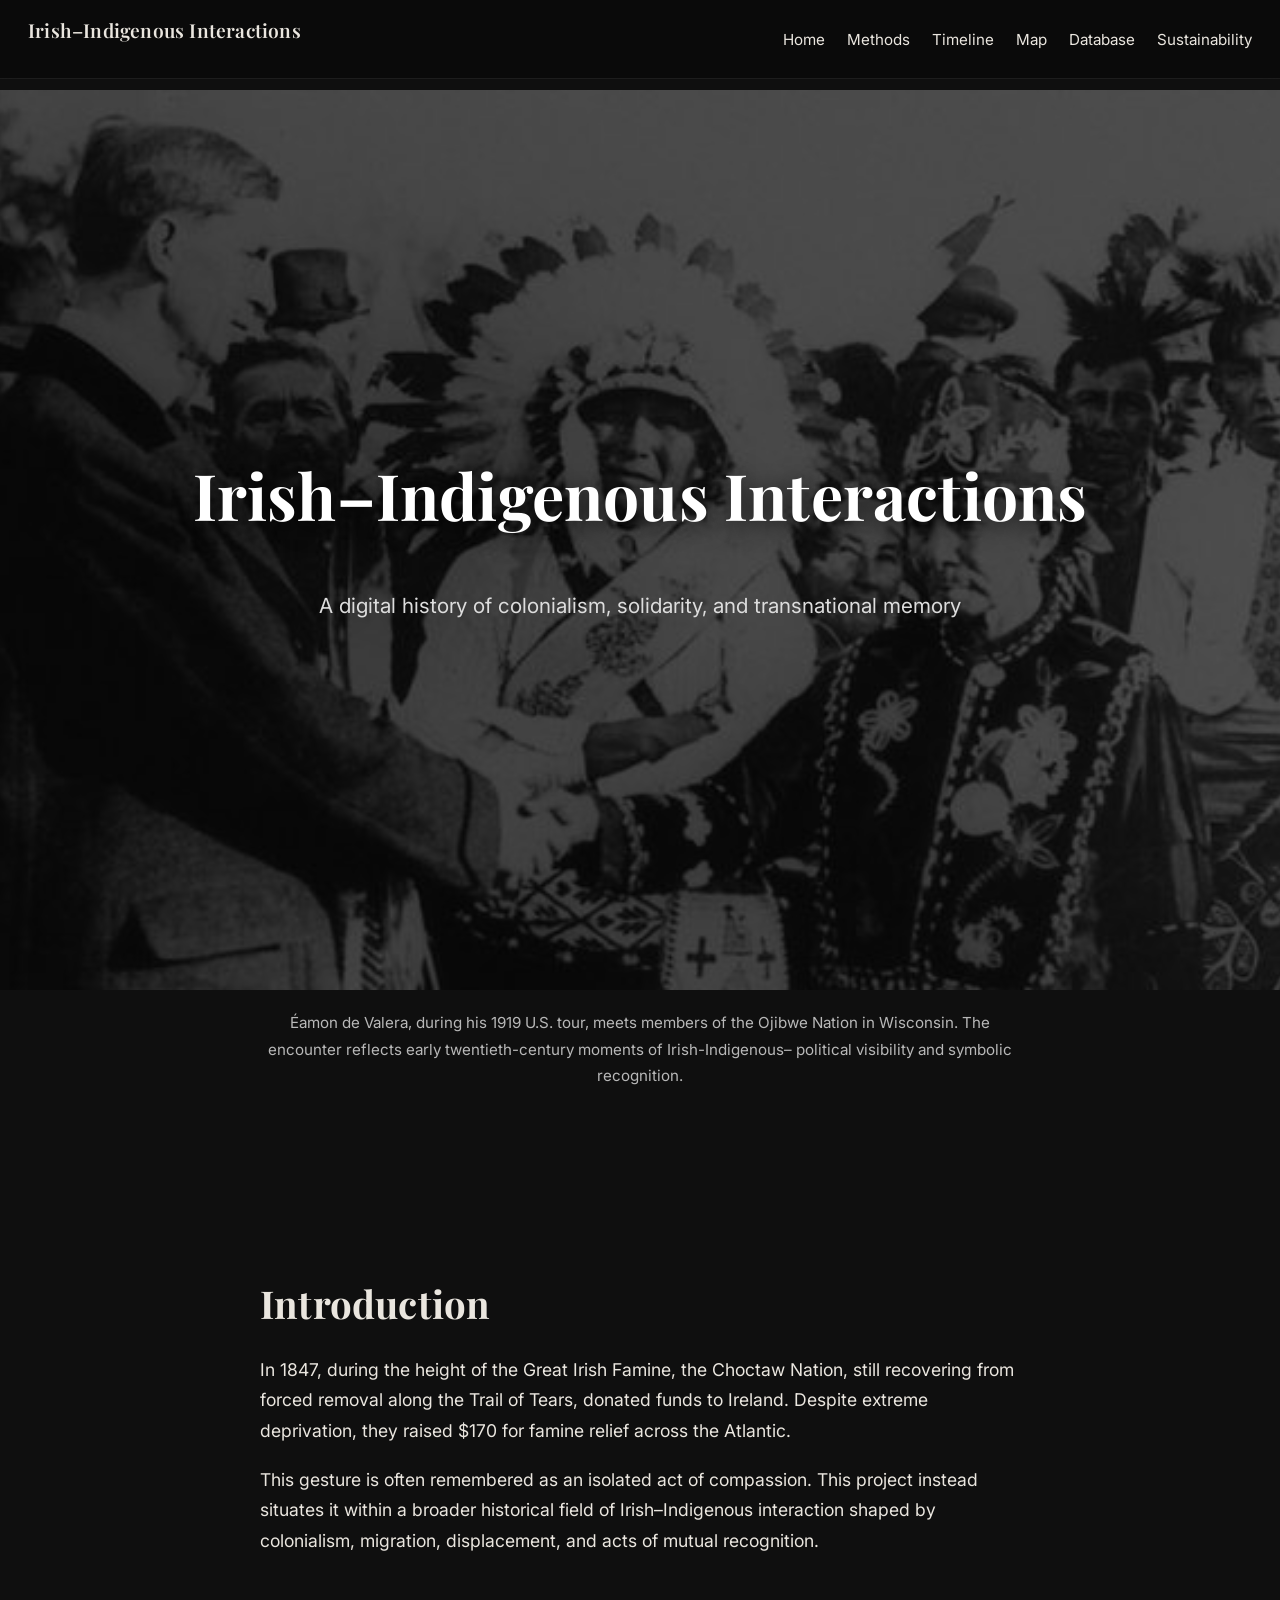
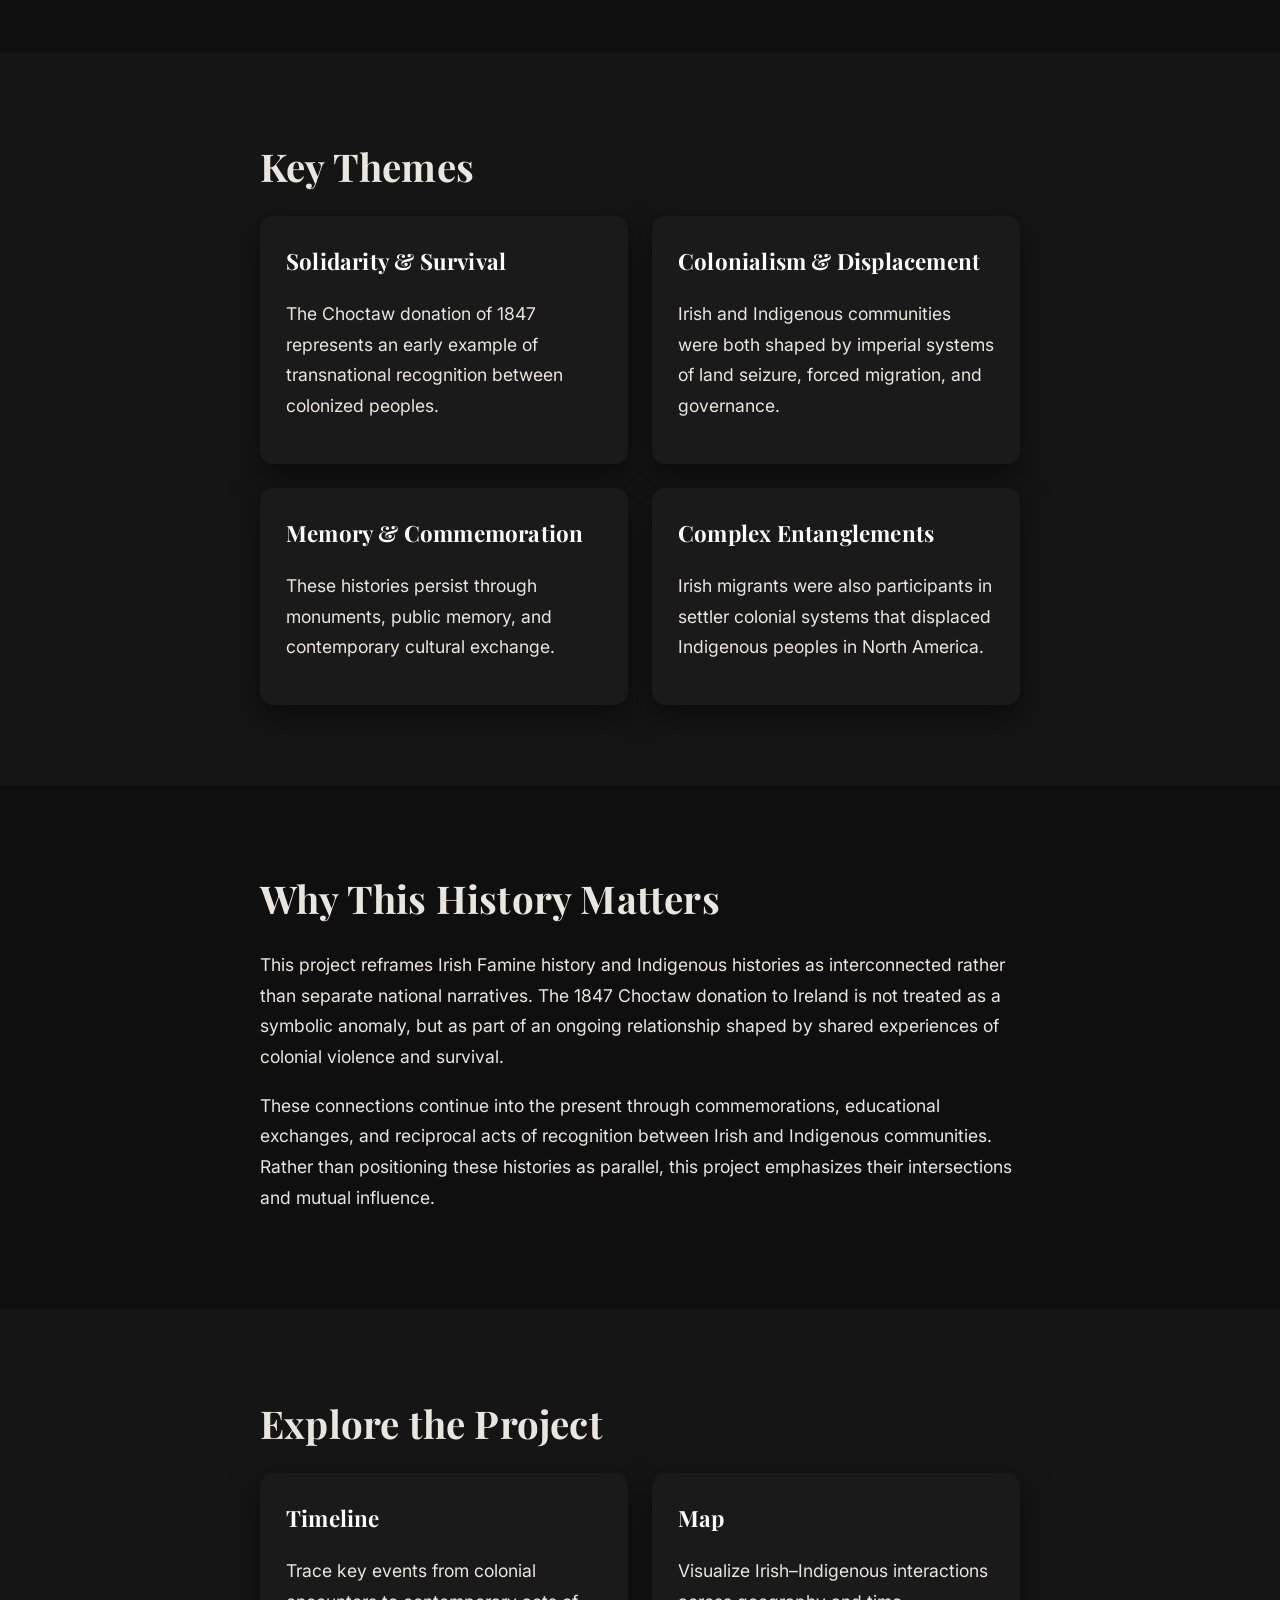
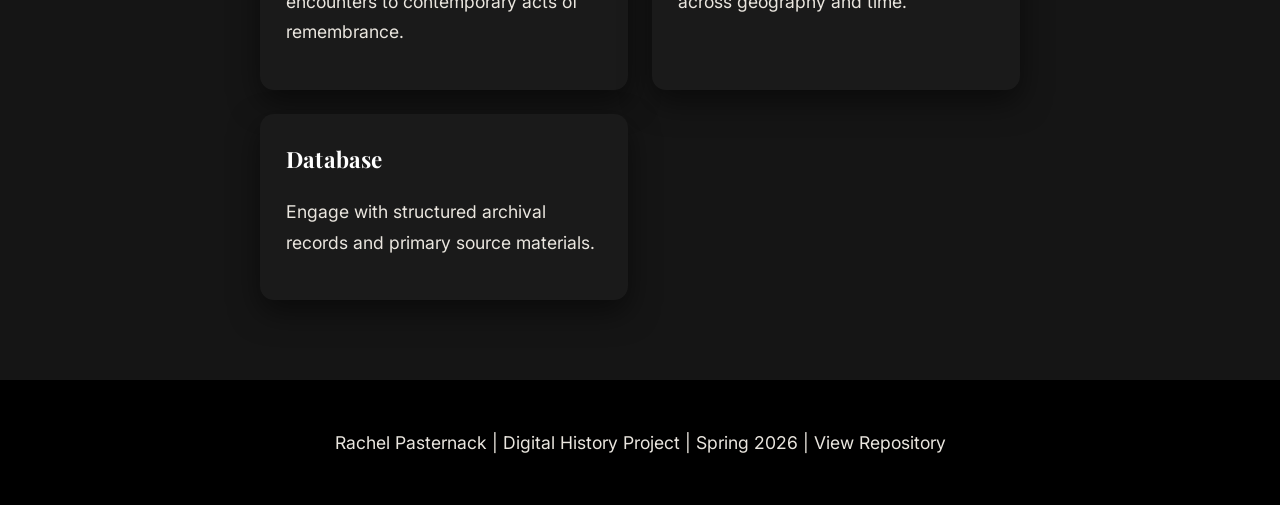
<file: index.html>
<!DOCTYPE html> 
<html lang="en">
<head>
  <meta charset="UTF-8">
  <title>Irish–Indigenous Interactions</title>
  <meta name="viewport" content="width=device-width, initial-scale=1.0">

  <link rel="stylesheet" href="style.css">

  <link href="https://fonts.googleapis.com/css2?family=Playfair+Display:wght@400;700&family=Inter:wght@300;400;600&display=swap" rel="stylesheet">

  <meta name="description" content="A digital history project exploring Irish–Indigenous interactions, colonialism, solidarity, and memory across time and space.">
</head>

<body>

<!-- NAV -->
<nav>
  <div class="nav-container">
    <h1 class="logo">Irish–Indigenous Interactions</h1>

    <div class="nav-links">
      <a href="index.html" aria-current="page">Home</a>
      <a href="methods.html">Methods</a>
      <a href="timeline.html">Timeline</a>
      <a href="map.html">Map</a>
      <a href="database.html">Database</a>
      <a href="sustainability.html">Sustainability</a>
    </div>
  </div>
</nav>

<!-- HERO -->
<header class="hero">
  <div class="overlay">
    <h1>Irish–Indigenous Interactions</h1>
    <p>A digital history of colonialism, solidarity, and transnational memory</p>
  </div>
</header>

<!-- HERO CAPTION -->
<section class="section" style="padding-top:0;">
  <div class="container">
    <p class="hero-caption">
      Éamon de Valera, during his 1919 U.S. tour, meets members of the Ojibwe Nation in Wisconsin.
      The encounter reflects early twentieth-century moments of Irish-Indigenous– political visibility and symbolic recognition.
    </p>
  </div>
</section>

<!-- INTRO -->
<section class="section light">
  <div class="container">

    <h2>Introduction</h2>

    <p>
      In 1847, during the height of the Great Irish Famine, the Choctaw Nation, still recovering from forced removal along the Trail of Tears, donated funds to Ireland. Despite extreme deprivation, they raised $170 for famine relief across the Atlantic.
    </p>

    <p>
      This gesture is often remembered as an isolated act of compassion. This project instead situates it within a broader historical field of Irish–Indigenous interaction shaped by colonialism, migration, displacement, and acts of mutual recognition.
    </p>

  </div>
</section>

<!-- THEMES -->
<section class="section dark">
  <div class="container">

    <h2>Key Themes</h2>

    <div class="grid">

      <div class="card">
        <h3>Solidarity & Survival</h3>
        <p>The Choctaw donation of 1847 represents an early example of transnational recognition between colonized peoples.</p>
      </div>

      <div class="card">
        <h3>Colonialism & Displacement</h3>
        <p>Irish and Indigenous communities were both shaped by imperial systems of land seizure, forced migration, and governance.</p>
      </div>

      <div class="card">
        <h3>Memory & Commemoration</h3>
        <p>These histories persist through monuments, public memory, and contemporary cultural exchange.</p>
      </div>

      <div class="card">
        <h3>Complex Entanglements</h3>
        <p>Irish migrants were also participants in settler colonial systems that displaced Indigenous peoples in North America.</p>
      </div>

    </div>

  </div>
</section>

<!-- WHY IT MATTERS -->
<section class="section light">
  <div class="container">

    <h2>Why This History Matters</h2>

    <p>
      This project reframes Irish Famine history and Indigenous histories as interconnected rather than separate national narratives. The 1847 Choctaw donation to Ireland is not treated as a symbolic anomaly, but as part of an ongoing relationship shaped by shared experiences of colonial violence and survival.
    </p>

    <p>
      These connections continue into the present through commemorations, educational exchanges, and reciprocal acts of recognition between Irish and Indigenous communities. Rather than positioning these histories as parallel, this project emphasizes their intersections and mutual influence.
    </p>

  </div>
</section>

<!-- EXPLORE -->
<section class="section dark">
  <div class="container">

    <h2>Explore the Project</h2>

    <div class="grid">

      <a href="timeline.html" class="card">
        <h3>Timeline</h3>
        <p>Trace key events from colonial encounters to contemporary acts of remembrance.</p>
      </a>

      <a href="map.html" class="card">
        <h3>Map</h3>
        <p>Visualize Irish–Indigenous interactions across geography and time.</p>
      </a>

      <a href="database.html" class="card">
        <h3>Database</h3>
        <p>Engage with structured archival records and primary source materials.</p>
      </a>

    </div>

  </div>
</section>

<!-- FOOTER -->
<footer>
  <div class="container">
    <p>
      Rachel Pasternack | Digital History Project | Spring 2026 |
      <a href="https://github.com/rapasternack/Digital-History" target="_blank" rel="noopener">
        View Repository
      </a>
    </p>
  </div>
</footer>

</body>
</html>
</file>
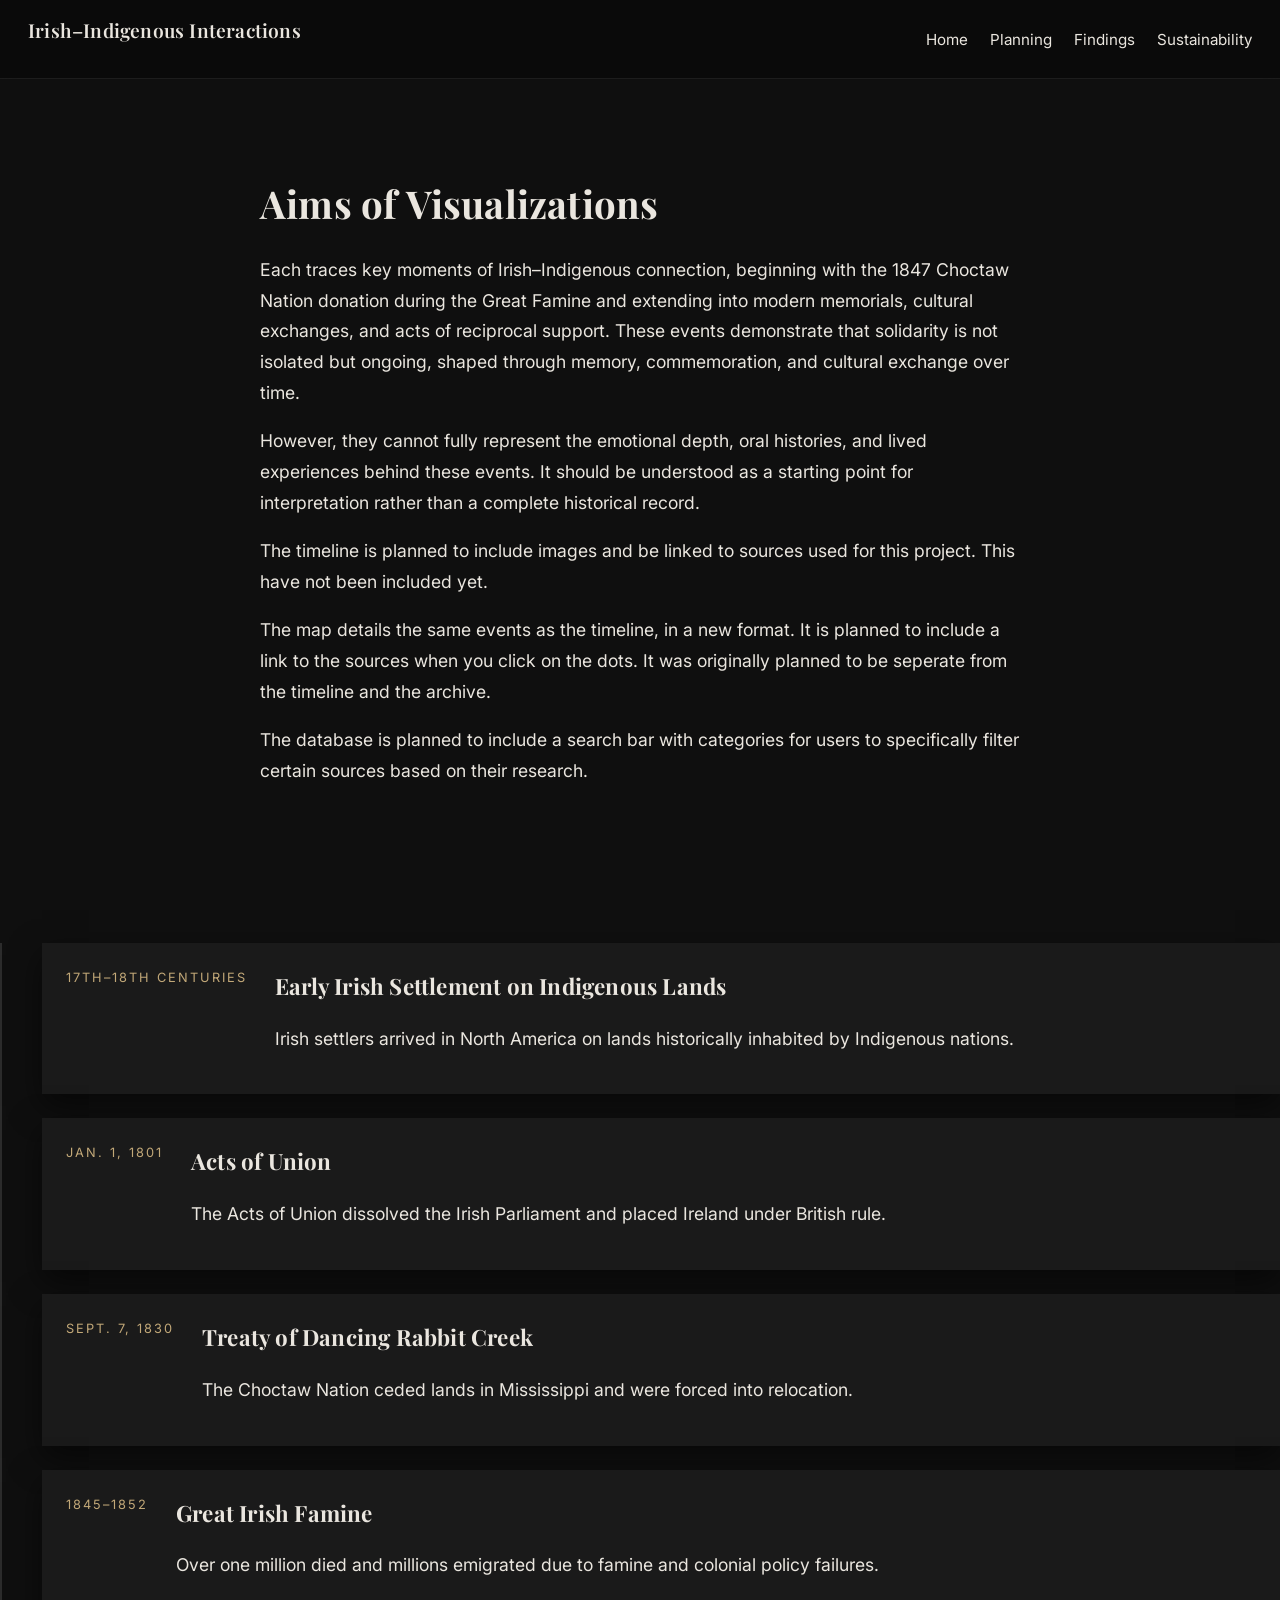
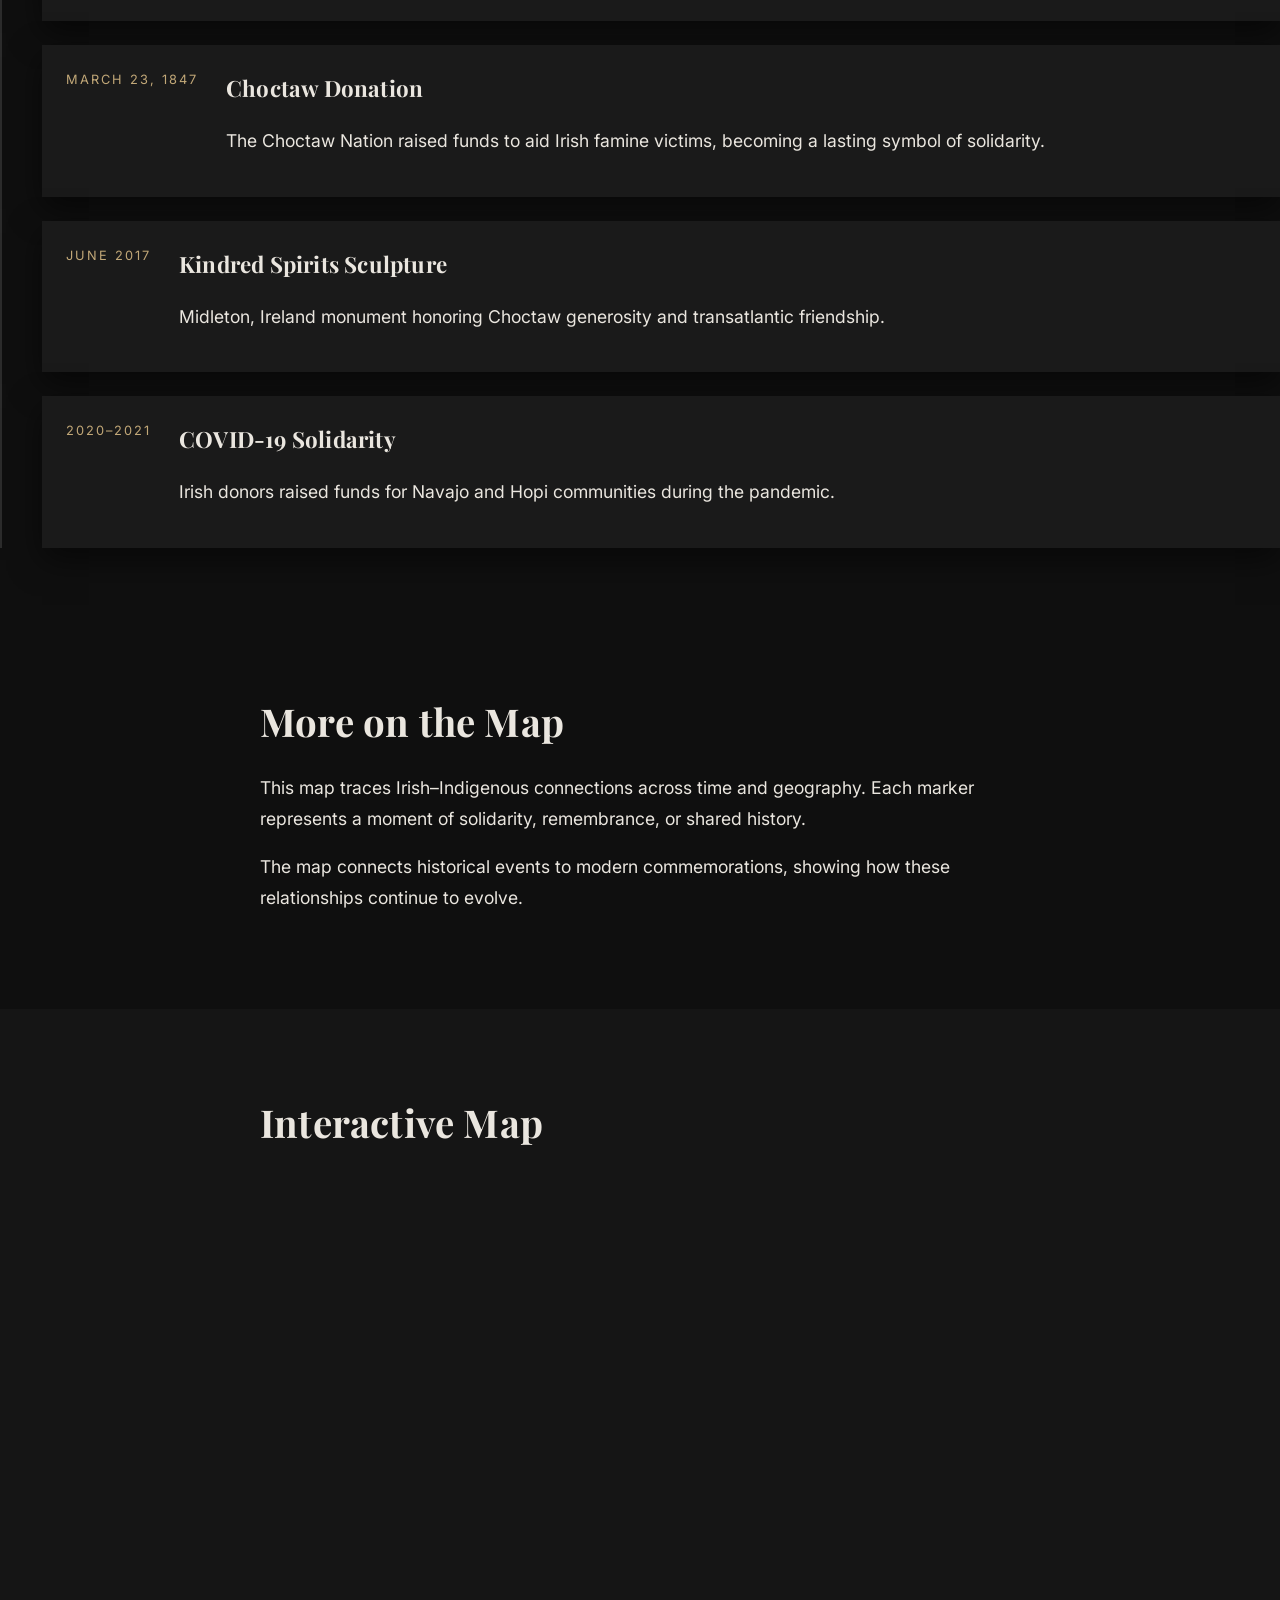
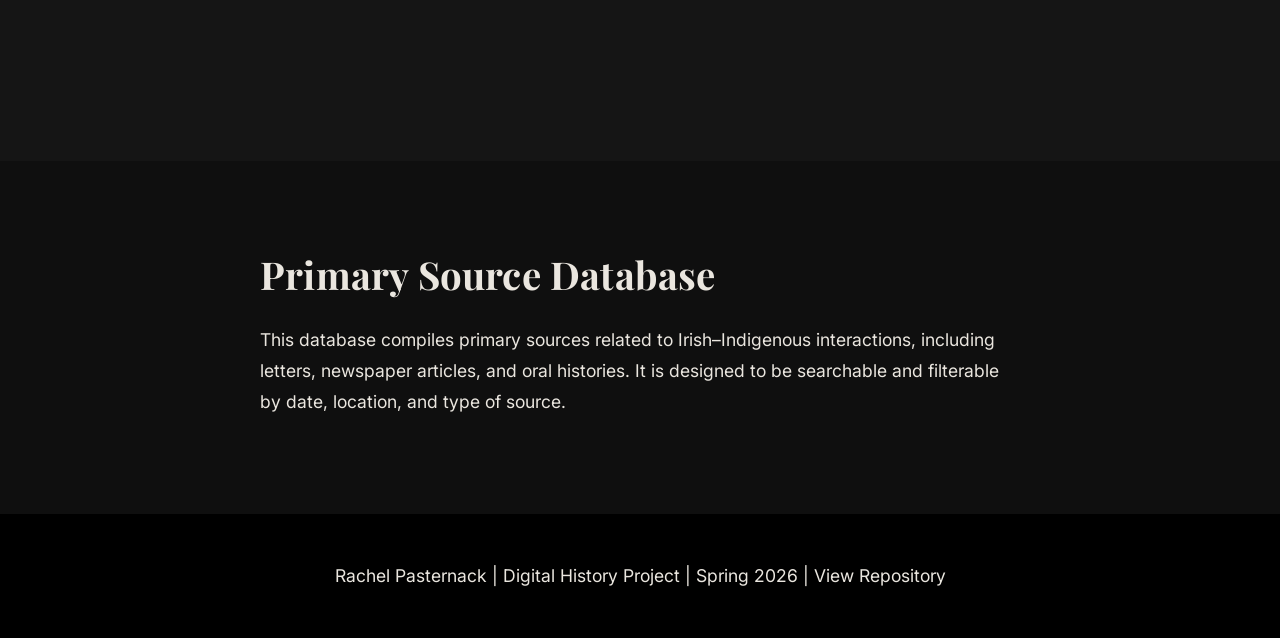
<file: analysis.html>
<!DOCTYPE html>
<html lang="en">
<head>
  <meta charset="UTF-8" />
  <meta name="viewport" content="width=device-width, initial-scale=1.0" />

  <title>Findings | Irish–Indigenous Interactions</title>

  <link rel="stylesheet" href="style.css" />
  <link href="https://fonts.googleapis.com/css2?family=Playfair+Display:wght@400;700&family=Inter:wght@300;400;600&display=swap" rel="stylesheet">
</head>

<body>

<!-- NAVIGATION -->
<header>
  <nav class="nav-container">
    <h1 class="logo">Irish–Indigenous Interactions</h1>
    <div class="nav-links">
      <a href="index.html">Home</a>
      <a href="planning.html">Planning</a>
      <a href="analysis.html" class="active">Findings</a>
      <a href="sustainability.html">Sustainability</a>
    </div>
  </nav>
</header>

<main>

<!-- INTRO -->
<section id="analysis-intro" class="section">
  <div class="container">
    <h2>Aims of Visualizations</h2>

    <p>
      Each traces key moments of Irish–Indigenous connection, beginning with the 1847 Choctaw Nation donation during the Great Famine and extending into modern memorials, cultural exchanges, and acts of reciprocal support. These events demonstrate that solidarity is not isolated but ongoing, shaped through memory, commemoration, and cultural exchange over time.
    </p>

    <p>
      However, they cannot fully represent the emotional depth, oral histories, and lived experiences behind these events. It should be understood as a starting point for interpretation rather than a complete historical record.
    </p>

    <p>
      The timeline is planned to include images and be linked to sources used for this project. This have not been included yet.
    </p>

    <p>
      The map details the same events as the timeline, in a new format. It is planned to include a link to the sources when you click on the dots. It was originally planned to be seperate from the timeline and the archive.
    </p>

    <p>
      The database is planned to include a search bar with categories for users to specifically filter certain sources based on their research.
    </p>
  </div>
</section>

<!-- TIMELINE -->
<section class="timeline-section">
  <div class="timeline">

    <!-- ITEM -->
    <div class="timeline-item">
      <div class="timeline-date">17th–18th Centuries</div>
      <div class="timeline-content">
        <h3>Early Irish Settlement on Indigenous Lands</h3>
        <p>Irish settlers arrived in North America on lands historically inhabited by Indigenous nations.</p>
      </div>
    </div>

    <div class="timeline-item">
      <div class="timeline-date">Jan. 1, 1801</div>
      <div class="timeline-content">
        <h3>Acts of Union</h3>
        <p>The Acts of Union dissolved the Irish Parliament and placed Ireland under British rule.</p>
      </div>
    </div>

    <div class="timeline-item">
      <div class="timeline-date">Sept. 7, 1830</div>
      <div class="timeline-content">
        <h3>Treaty of Dancing Rabbit Creek</h3>
        <p>The Choctaw Nation ceded lands in Mississippi and were forced into relocation.</p>
      </div>
    </div>

    <div class="timeline-item">
      <div class="timeline-date">1845–1852</div>
      <div class="timeline-content">
        <h3>Great Irish Famine</h3>
        <p>Over one million died and millions emigrated due to famine and colonial policy failures.</p>
      </div>
    </div>

    <div class="timeline-item highlight">
      <div class="timeline-date">March 23, 1847</div>
      <div class="timeline-content">
        <h3>Choctaw Donation</h3>
        <p>The Choctaw Nation raised funds to aid Irish famine victims, becoming a lasting symbol of solidarity.</p>
      </div>
    </div>

    <div class="timeline-item highlight">
      <div class="timeline-date">June 2017</div>
      <div class="timeline-content">
        <h3>Kindred Spirits Sculpture</h3>
        <p>Midleton, Ireland monument honoring Choctaw generosity and transatlantic friendship.</p>
      </div>
    </div>

    <div class="timeline-item highlight">
      <div class="timeline-date">2020–2021</div>
      <div class="timeline-content">
        <h3>COVID-19 Solidarity</h3>
        <p>Irish donors raised funds for Navajo and Hopi communities during the pandemic.</p>
      </div>
    </div>

  </div>
</section>

<!-- MAP -->
<section id="map-instructions" class="section">
  <div class="container">
    <h2>More on the Map</h2>

    <p>
      This map traces Irish–Indigenous connections across time and geography. Each marker represents a moment of solidarity, remembrance, or shared history.
    </p>

    <p>
      The map connects historical events to modern commemorations, showing how these relationships continue to evolve.
    </p>
  </div>
</section>

<section id="map" class="section dark">
  <div class="container">
    <h2>Interactive Map</h2>

    <iframe
      id="mapFrame"
      src="https://www.arcgis.com/apps/Embed/index.html?webmap=31bdf59a4a064e49916ab627e410fa43&home=true&zoom=true&legend=true"
      width="100%"
      height="500"
      style="border:0;"
      loading="lazy">
    </iframe>

  </div>
</section>

<!-- ARCHIVE -->
<section id="archive" class="section light">
  <div class="container">
    <h2>Primary Source Database</h2>
    <p>
      This database compiles primary sources related to Irish–Indigenous interactions, including letters, newspaper articles, and oral histories. It is designed to be searchable and filterable by date, location, and type of source. 
    </p>
    </div>
  </div>
</section>

</main>

<!-- FOOTER -->
<footer>
  <p>
    Rachel Pasternack | Digital History Project | Spring 2026 |
    <a href="https://github.com/rapasternack/Digital-History" target="_blank">View Repository</a>
  </p>
</footer>

</body>
</html>
</file>
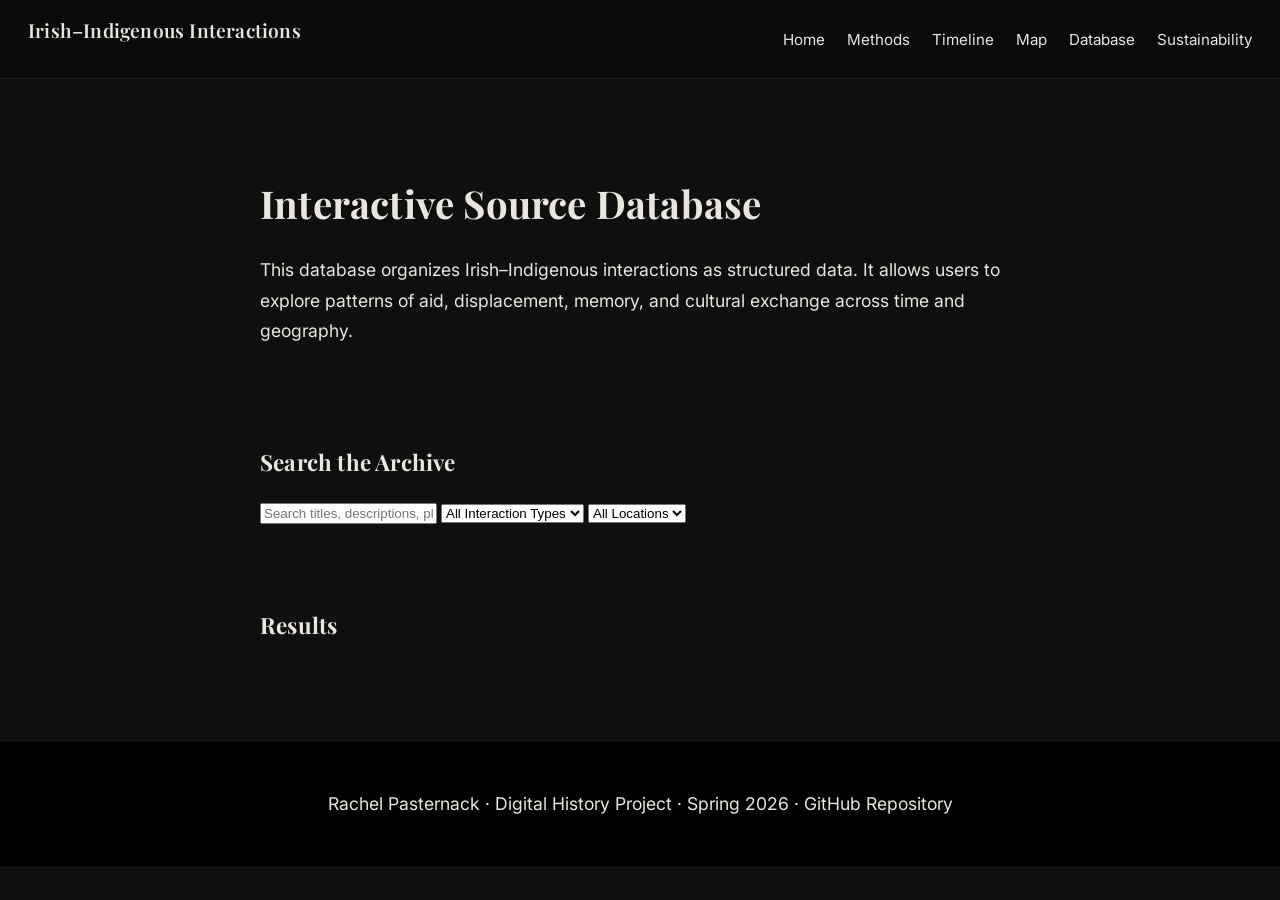
<file: database.html>
<!DOCTYPE html>
<html lang="en">
<head>
  <meta charset="UTF-8" />
  <meta name="viewport" content="width=device-width, initial-scale=1.0" />

  <title>Database | Irish–Indigenous Interactions</title>

  <link rel="stylesheet" href="style.css" />
  <link href="https://fonts.googleapis.com/css2?family=Playfair+Display:wght@400;700&family=Inter:wght@300;400;600&display=swap" rel="stylesheet">

  <meta name="description" content="Searchable database of Irish–Indigenous historical interactions, solidarity networks, and commemorative events.">
</head>

<body>

<nav>
  <div class="nav-container">
    <h1 class="logo">Irish–Indigenous Interactions</h1>

    <div class="nav-links">
      <a href="index.html">Home</a>
      <a href="methods.html">Methods</a>
      <a href="timeline.html">Timeline</a>
      <a href="map.html">Map</a>
      <a href="database.html" aria-current="page">Database</a>
      <a href="sustainability.html">Sustainability</a>
    </div>
  </div>
</nav>

<header class="section">
  <div class="container">

    <h2>Interactive Source Database</h2>

    <p>
      This database organizes Irish–Indigenous interactions as structured data.
      It allows users to explore patterns of aid, displacement, memory, and cultural exchange across time and geography.
    </p>

  </div>
</header>

<section class="section-light">
  <div class="container">

    <h3>Search the Archive</h3>

    <div class="filter-bar">

      <input type="text" id="searchInput" class="filter-input"
        placeholder="Search titles, descriptions, places..." />

      <select id="filterType" class="filter-select">
        <option value="">All Interaction Types</option>
      </select>

      <select id="filterPlace" class="filter-select">
        <option value="">All Locations</option>
      </select>

    </div>

  </div>
</section>

<section class="section section-alt">
  <div class="container">

    <h3>Results</h3>
    <div id="cardContainer" class="grid"></div>

  </div>
</section>

<script>

/* =========================
   DATASET
========================= */

const allData = [

{
id:"E001",
title:"Choctaw Nation Donation to Ireland",
start_date:"1847-03",
lat:34.738,
lng:-95.882,
interaction_type:"Aid / Philanthropy",
place:"Choctaw Nation",
description:"Choctaw Nation members raised approximately $170 for Irish famine relief shortly after enduring the Trail of Tears.",
source:"https://www.choctawnation.com/news/iti-fabvssa/an-act-of-empathy"
},

{
id:"E002",
title:"Trail of Tears Relocation",
start_date:"1830–1833",
lat:33,
lng:-85,
interaction_type:"Forced Relocation",
place:"Southeastern United States",
description:"Removal of Choctaw and other tribes under the Indian Removal Act.",
source:"https://www.loc.gov/item/2024791363/"
},

{
id:"E003",
title:"Irish Immigrant Observations of Native Struggles",
start_date:"19th century",
lat:53.142,
lng:-7.692,
interaction_type:"Cultural Observation",
place:"Ireland",
description:"Irish immigrant writings comparing colonial experiences between Ireland and Indigenous peoples.",
source:"https://dp.la/item/68b227cc618f4f93f48f9aba16c53f24/"
},

{
id:"E004",
title:"Irish Famine Relief Distribution",
start_date:"1847–1848",
lat:53,
lng:-8,
interaction_type:"Aid / Philanthropy",
place:"Ireland",
description:"International famine relief including Choctaw contributions distributed across Ireland.",
source:"https://www.choctawnation.com/news/iti-fabvssa/an-act-of-empathy/"
},

{
id:"E005",
title:"Kindred Spirits Memorial Installation",
start_date:"2017-06-18",
lat:51.916,
lng:-8.168,
interaction_type:"Commemoration",
place:"Midleton, Ireland",
description:"Sculpture commemorating Choctaw aid to Ireland during the famine.",
source:"https://www.corkcoco.ie/en/resident/planning-and-development/public-consultations/closed-part-8-development-consultation/part-8-proposed-installation-of-36-m-high-statue-and-ancillary-site-works-at-five-foot-way-carpark"
},

{
id:"E006",
title:"Choctaw Delegation Visit to Ireland",
start_date:"2017-06",
lat:51.916,
lng:-8.168,
interaction_type:"Cultural Exchange",
place:"Midleton, Ireland",
description:"Choctaw representatives visited Ireland for memorial and cultural exchange events.",
source:"https://www.choctawnation.com/about/history/irish-connection/"
},

{
id:"E007",
title:"Irish Presidential Visit to Choctaw Nation",
start_date:"1995",
lat:53.343,
lng:-6.254,
interaction_type:"Diplomatic / Commemorative",
place:"Dublin (Mansion House)",
description:"President Mary Robinson visited the Choctaw Nation to acknowledge famine relief solidarity.",
source:"https://president.ie/en/results?keywords=mary+robinson+choctaw"
},

{
id:"E008",
title:"Irish–Choctaw Educational Programs",
start_date:"2018–2024",
lat:51.916,
lng:-8.168,
interaction_type:"Educational Exchange",
place:"Midleton, Ireland",
description:"Ongoing educational and cultural exchange programs between Irish and Choctaw communities.",
source:"https://www.ireland.ie/en/usa/austin/news-and-events/news-archive/visit-by-taoiseach-leo-varadkar-to-the-choctaw-nation/"
},

{
id:"E009",
title:"Irish COVID-19 Aid to Navajo and Hopi",
start_date:"2020",
lat:36.107,
lng:-109.067,
interaction_type:"Reciprocal Aid",
place:"Navajo Nation",
description:"Irish fundraising for Navajo and Hopi communities during COVID-19 pandemic.",
source:"https://www.ireland.ie/en/usa/austin/news-and-events/news-archive/covid-19-travel-advice/"
},

{
id:"E012",
title:"Irish Settlers in Atlantic World",
start_date:"1600–1800",
lat:22,
lng:-67,
interaction_type:"Migration",
place:"Eastern United States",
description:"Irish migration and settlement patterns intersecting with Indigenous territories.",
source:"https://www.loc.gov/item/01011512/"
},

{
id:"E013",
title:"Acts of Union Passed",
start_date:"1801",
lat:53.343,
lng:-6.254,
interaction_type:"Legal Act",
place:"Dublin (Mansion House)",
description:"Union of Great Britain and Ireland under British Parliament control.",
source:"https://www.parliament.uk/about/living-heritage/evolutionofparliament/legislativescrutiny/parliamentandireland/collections/ireland/act-of-union-1800/"
},

{
id:"E014",
title:"Treaty of Dancing Rabbit Creek",
start_date:"1830–1831",
lat:34.738,
lng:-95.882,
interaction_type:"Forced Relocation",
place:"Choctaw Nation",
description:"Choctaw cede Mississippi lands and are forcibly relocated to Indian Territory.",
source:"https://www.loc.gov/item/2022689491/"
},

{
id:"E015",
title:"Irish Missionaries in Indigenous Regions",
start_date:"1850s",
lat:33,
lng:-85,
interaction_type:"Cultural Exchange",
place:"Southeastern United States",
description:"Irish missionaries worked in Indigenous communities in education and religion.",
source:"https://www.loc.gov/item/36016634/"
},

{
id:"E016",
title:"American Civil War Era",
start_date:"1861–1865",
lat:34.738,
lng:-95.882,
interaction_type:"Conflict",
place:"United States",
description:"Indigenous nations were divided during the Civil War; Irish immigrants largely served in Union forces.",
source:"https://www.loc.gov/search/?q=irish+soldiers+civil+war"
},

{
id:"E018",
title:"Éamon de Valera Honorary Chief",
start_date:"1919",
lat:34.738,
lng:-95.882,
interaction_type:"Cultural Exchange",
place:"Choctaw Nation",
description:"Éamon de Valera was made honorary Choctaw chief while raising funds for Irish independence.",
source:"https://catalogue.nli.ie/Collection/vtls000512255"
},

{
id:"E020",
title:"Mansion House Plaque",
start_date:"1992-05-29",
lat:53.343,
lng:-6.254,
interaction_type:"Commemoration",
place:"Dublin (Mansion House)",
description:"Plaque unveiled honoring Choctaw famine relief contributions.",
source:"https://www.dublincity.ie/culture-art-and-film/arts-culture-and-public-spaces/mansion-house"
},

{
id:"E022",
title:"Eternal Heart Sculpture",
start_date:"2024",
lat:34.738,
lng:-95.882,
interaction_type:"Commemoration",
place:"Choctaw Nation",
description:"Monument celebrating ongoing Irish–Choctaw friendship.",
source:"https://www.choctawnation.com/news/news-releases/choctaw-nation-unveils-eternal-heart-sculpture/"
}

{
id:"E023",
title:"Navajo-Hopi Gift to Ireland",
start_date:"2025",
lat:36.107,
lng:-109.067,
interaction_type:"Commemoration",
place:"Ireland",
description:"Woven rug gifted to Ireland symbolizing continued reciprocity.",
source:"https://www.oireachtas.ie/"
}

];

/* =========================
   RENDER + FILTER LOGIC
========================= */

function createCard(item) {
  const card = document.createElement('article');
  card.className = 'card';

  card.innerHTML = `
    <h3>${item.title}</h3>
    <p><strong>Date:</strong> ${item.start_date}</p>
    <p><strong>Type:</strong> ${item.interaction_type}</p>
    <p>${item.description}</p>
    <p><em>${item.place}</em></p>
    <p><a href="${item.source}" target="_blank">View Source</a></p>
  `;

  return card;
}

function renderCards(data) {
  const container = document.getElementById('cardContainer');
  container.innerHTML = '';
  data.forEach(item => container.appendChild(createCard(item)));
}

function applyFilters() {
  const search = document.getElementById('searchInput').value.toLowerCase();
  const type = document.getElementById('filterType').value;
  const place = document.getElementById('filterPlace').value;

  const filtered = allData.filter(d => {
    const text = `${d.title} ${d.description} ${d.place}`.toLowerCase();

    return (
      text.includes(search) &&
      (!type || d.interaction_type === type) &&
      (!place || d.place === place)
    );
  });

  renderCards(filtered);
}

/* INIT FILTERS */
function populateFilters() {
  const typeSel = document.getElementById('filterType');
  const placeSel = document.getElementById('filterPlace');

  [...new Set(allData.map(d => d.interaction_type))].forEach(t => {
    const o = document.createElement('option');
    o.value = t; o.textContent = t;
    typeSel.appendChild(o);
  });

  [...new Set(allData.map(d => d.place))].forEach(p => {
    const o = document.createElement('option');
    o.value = p; o.textContent = p;
    placeSel.appendChild(o);
  });
}

/* EVENTS */
document.getElementById('searchInput').addEventListener('input', applyFilters);
document.getElementById('filterType').addEventListener('change', applyFilters);
document.getElementById('filterPlace').addEventListener('change', applyFilters);

/* INIT */
populateFilters();
renderCards(allData);

</script>

<footer>
  <div class="container">
    <p>
      Rachel Pasternack · Digital History Project · Spring 2026 ·
      <a href="https://github.com/rapasternack/Digital-History" target="_blank">
        GitHub Repository
      </a>
    </p>
  </div>
</footer>

</body>
</html>
</file>
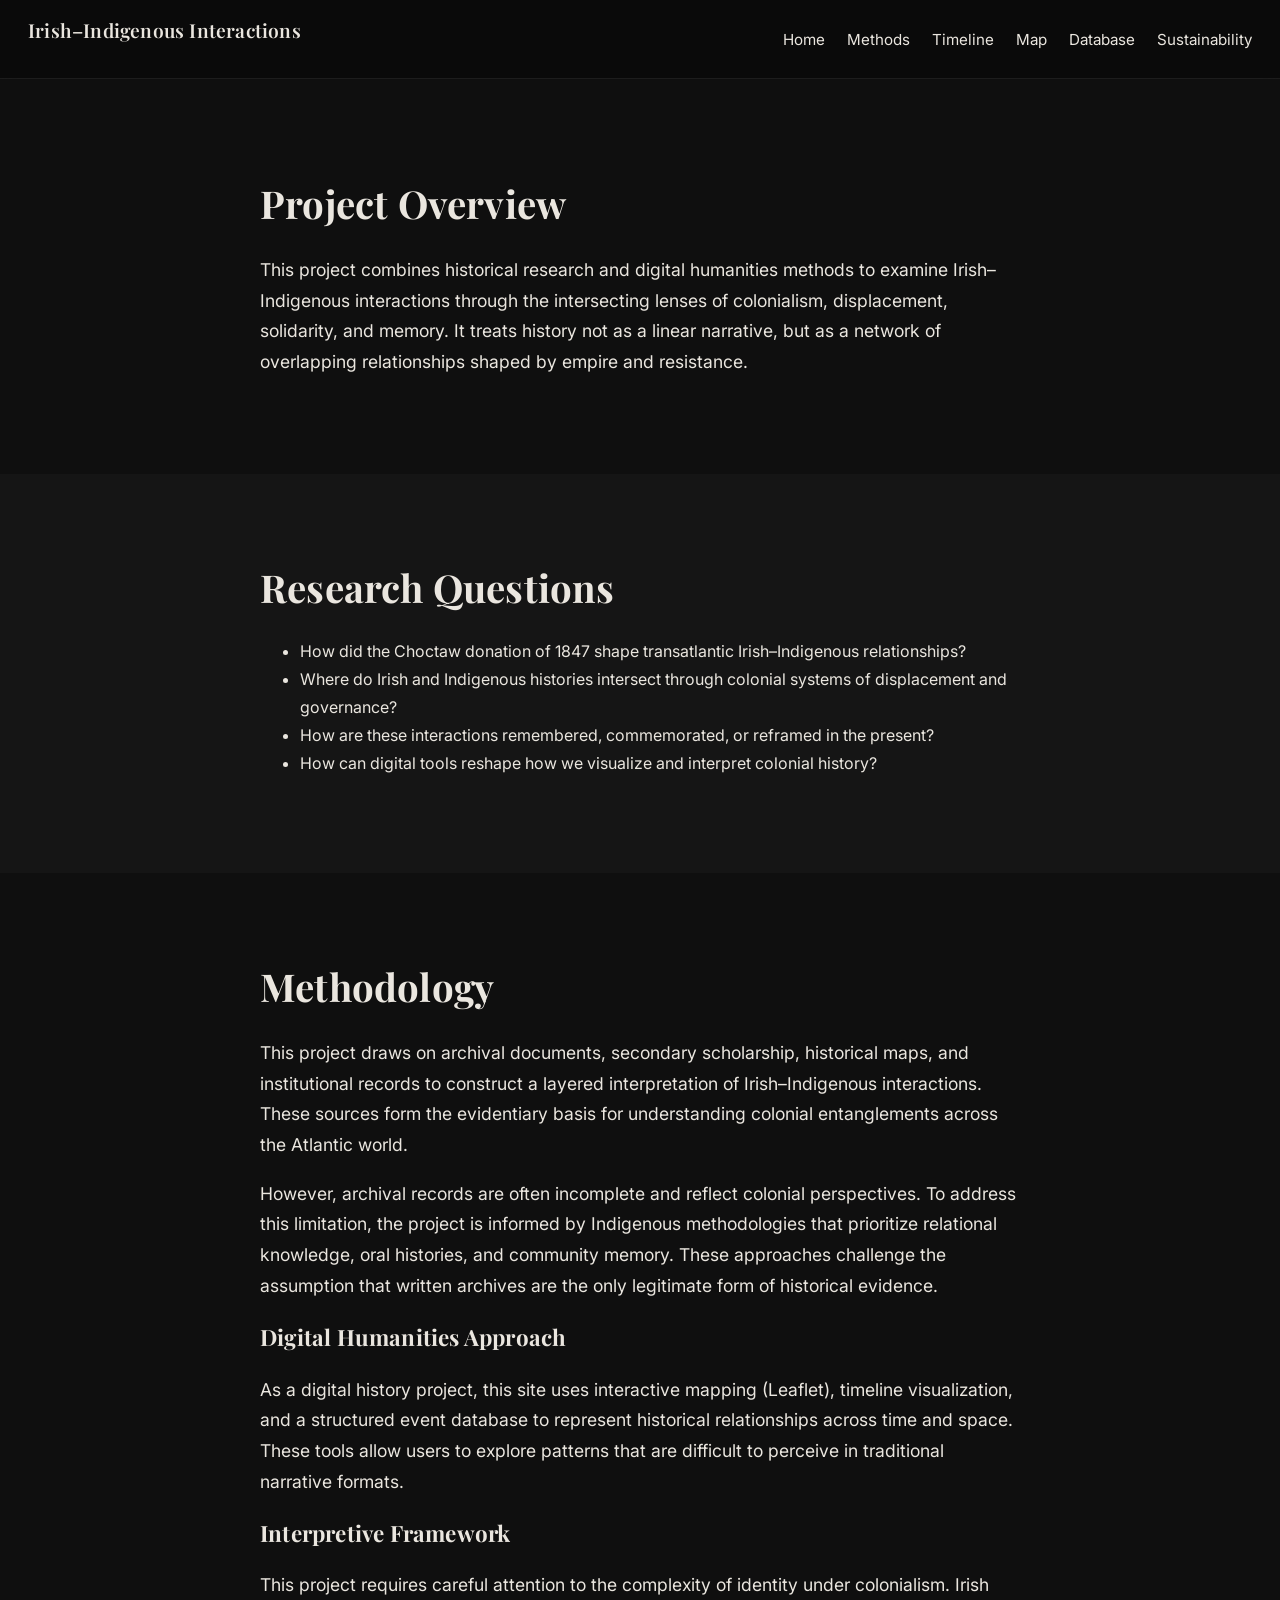
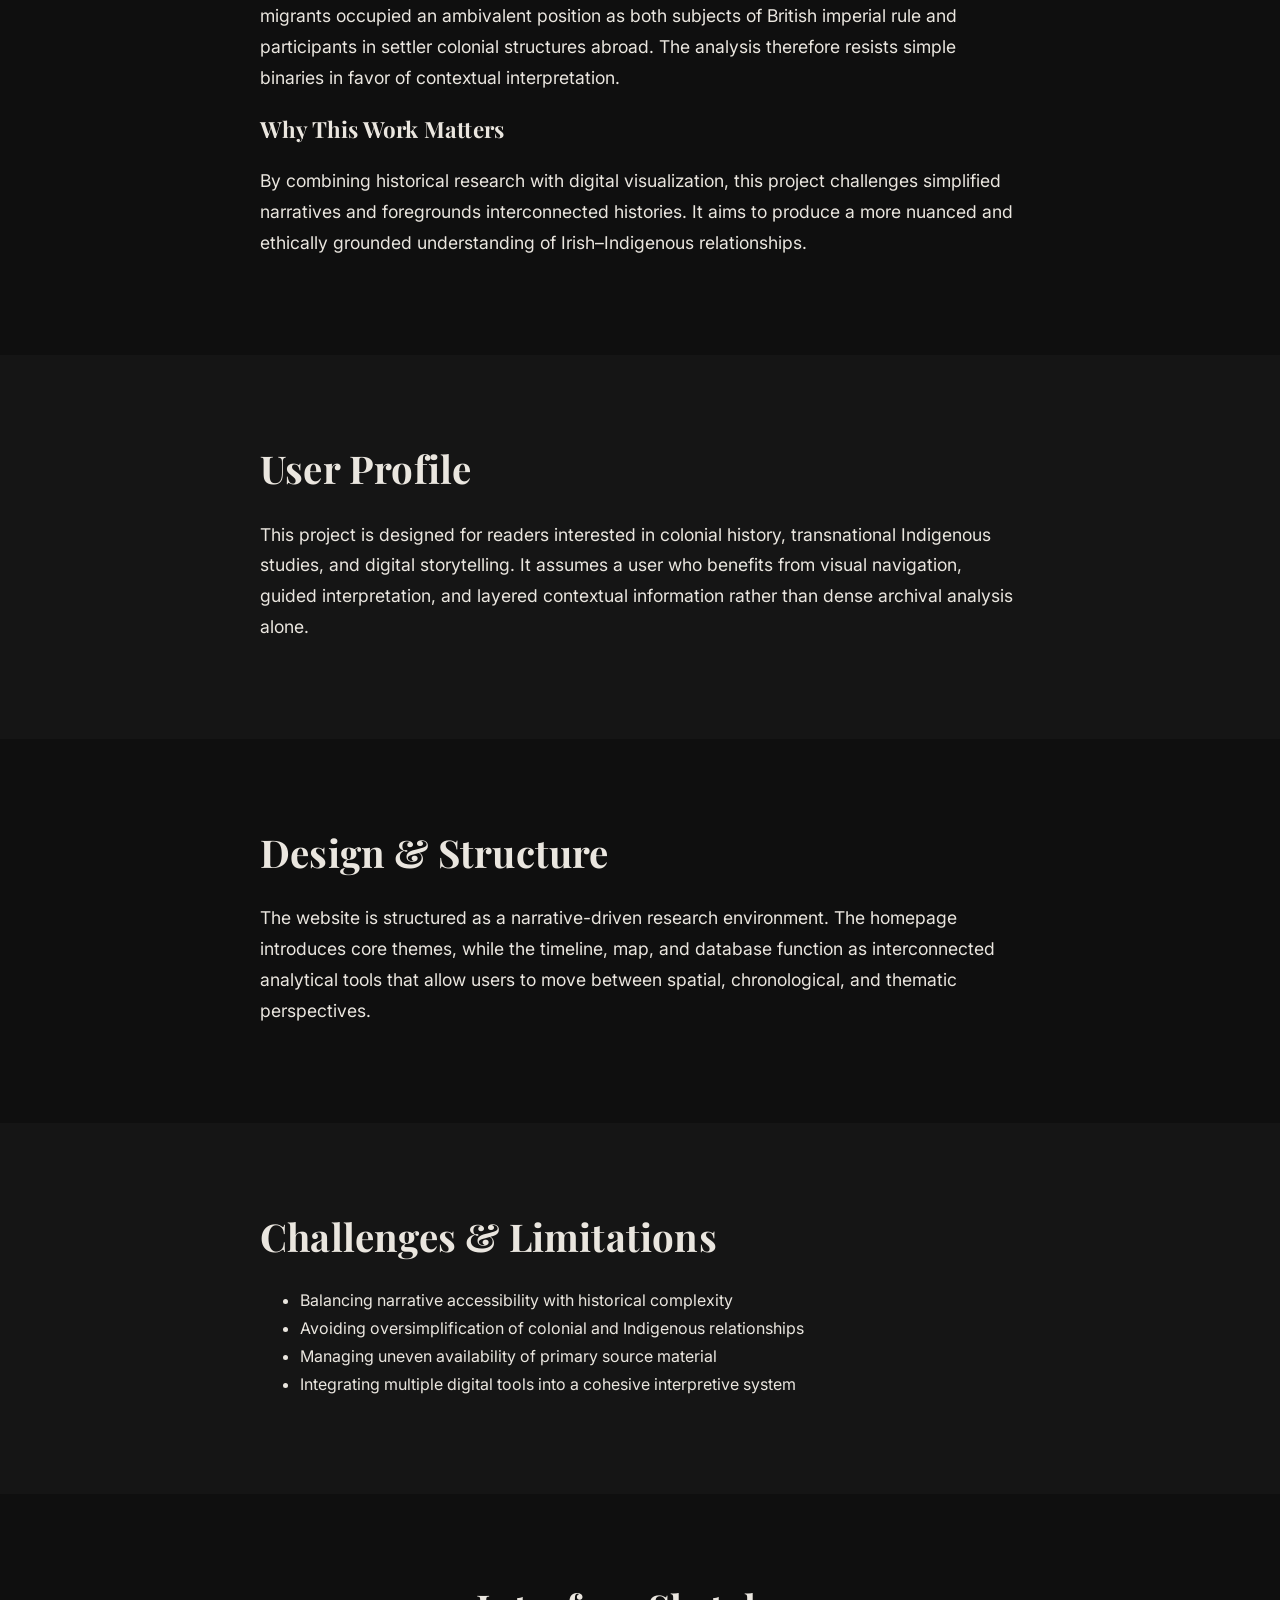
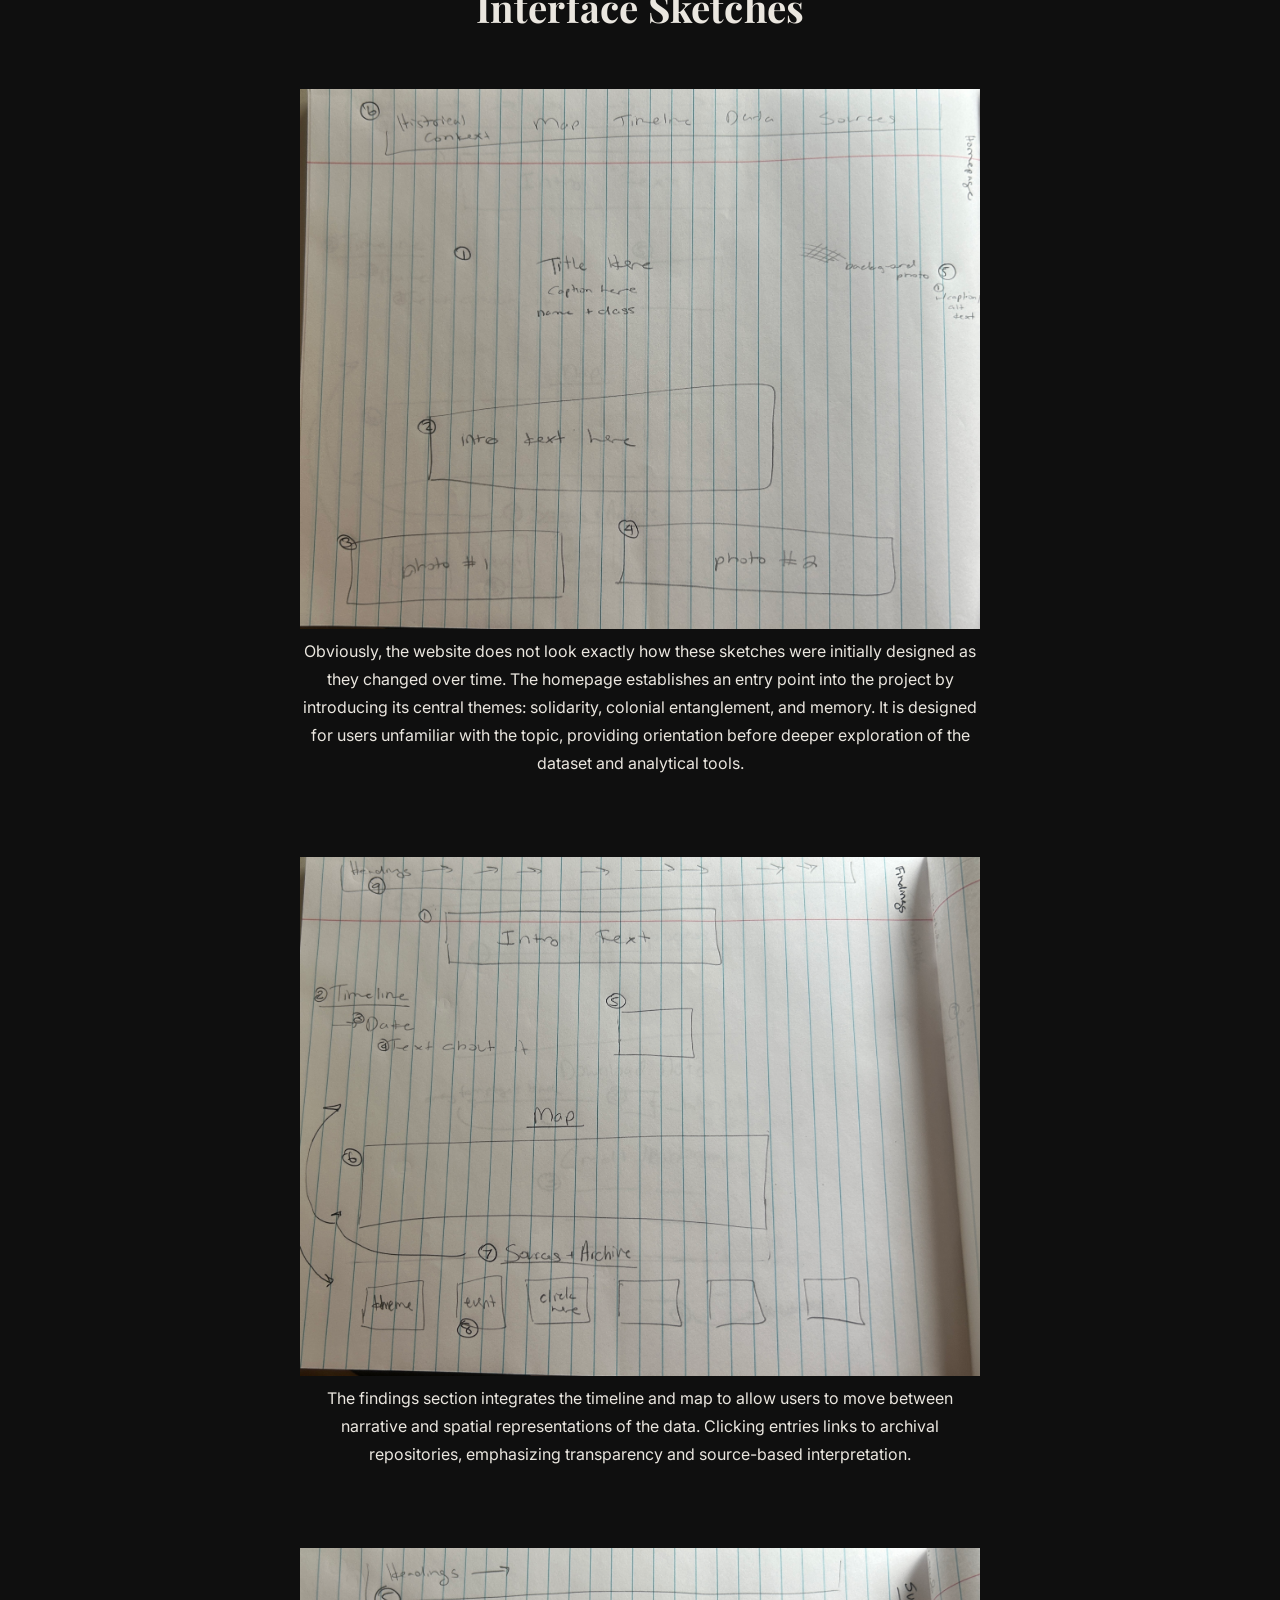
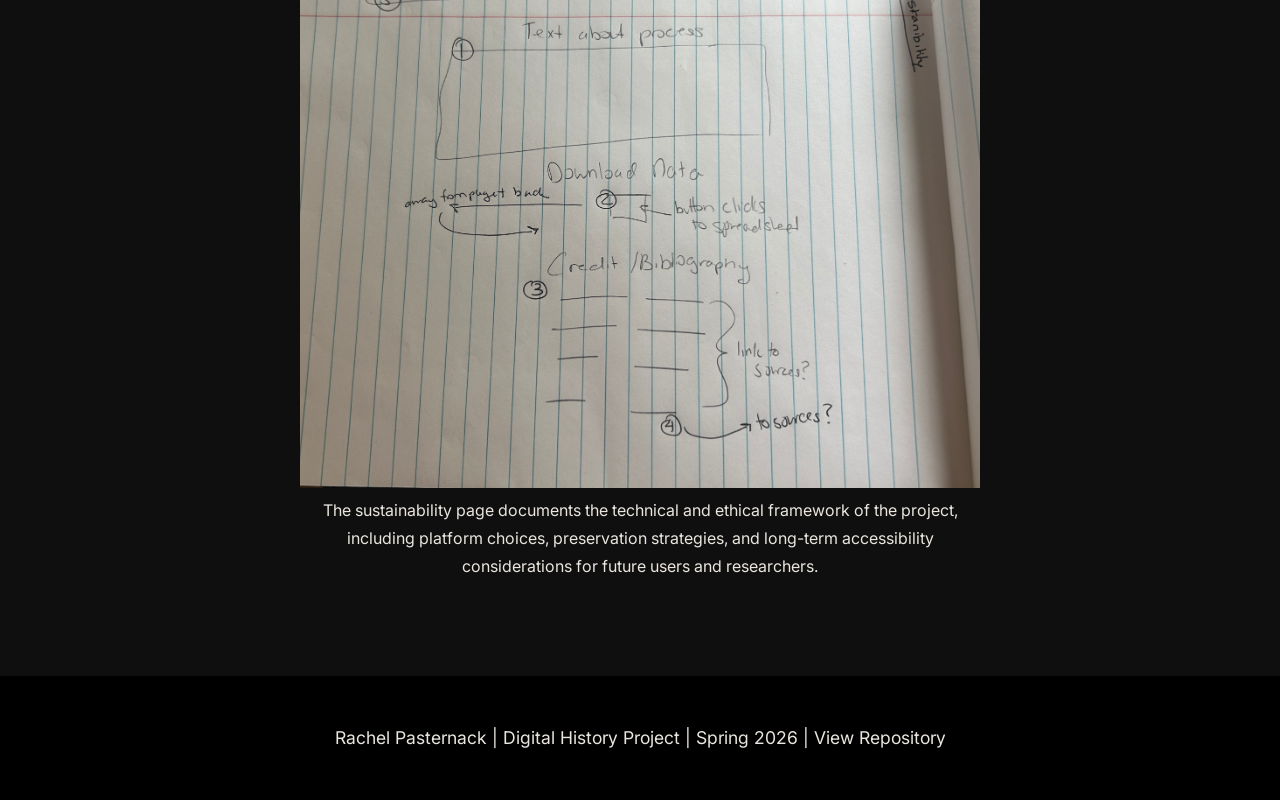
<file: methods.html>
<!DOCTYPE html>
<html lang="en"> 
<head>
  <meta charset="UTF-8">
  <title>Methods | Irish–Indigenous Interactions</title>
  <meta name="viewport" content="width=device-width, initial-scale=1.0">

  <link rel="stylesheet" href="style.css">
  <link href="https://fonts.googleapis.com/css2?family=Playfair+Display:wght@400;700&family=Inter:wght@300;400;600&display=swap" rel="stylesheet">

  <meta name="description" content="Methodological framework for the Irish–Indigenous Interactions digital history project, combining archival research and digital humanities tools.">
</head>

<body>

<!-- NAV -->
<nav>
  <div class="nav-container">
    <h1 class="logo">Irish–Indigenous Interactions</h1>

    <div class="nav-links">
      <a href="index.html">Home</a>
      <a href="methods.html" aria-current="page">Methods</a>
      <a href="timeline.html">Timeline</a>
      <a href="map.html">Map</a>
      <a href="database.html">Database</a>
      <a href="sustainability.html">Sustainability</a>
    </div>
  </div>
</nav>

<main>

<!-- OVERVIEW -->
<section class="section light">
  <div class="container">
    <h2>Project Overview</h2>

    <p>
      This project combines historical research and digital humanities methods to examine Irish–Indigenous interactions
      through the intersecting lenses of colonialism, displacement, solidarity, and memory. It treats history not as a
      linear narrative, but as a network of overlapping relationships shaped by empire and resistance.
    </p>
  </div>
</section>

<!-- RESEARCH QUESTIONS -->
<section class="section dark">
  <div class="container">
    <h2>Research Questions</h2>

    <ul class="planning-list">
      <li>How did the Choctaw donation of 1847 shape transatlantic Irish–Indigenous relationships?</li>
      <li>Where do Irish and Indigenous histories intersect through colonial systems of displacement and governance?</li>
      <li>How are these interactions remembered, commemorated, or reframed in the present?</li>
      <li>How can digital tools reshape how we visualize and interpret colonial history?</li>
    </ul>
  </div>
</section>

<!-- METHODOLOGY -->
<section class="section light">
  <div class="container">
    <h2>Methodology</h2>

    <p>
      This project draws on archival documents, secondary scholarship, historical maps, and institutional records to
      construct a layered interpretation of Irish–Indigenous interactions. These sources form the evidentiary basis for
      understanding colonial entanglements across the Atlantic world.
    </p>

    <p>
      However, archival records are often incomplete and reflect colonial perspectives. To address this limitation, the
      project is informed by Indigenous methodologies that prioritize relational knowledge, oral histories, and community
      memory. These approaches challenge the assumption that written archives are the only legitimate form of historical
      evidence.
    </p>

    <h3>Digital Humanities Approach</h3>
    <p>
      As a digital history project, this site uses interactive mapping (Leaflet), timeline visualization, and a structured
      event database to represent historical relationships across time and space. These tools allow users to explore
      patterns that are difficult to perceive in traditional narrative formats.
    </p>

    <h3>Interpretive Framework</h3>
    <p>
      This project requires careful attention to the complexity of identity under colonialism. Irish migrants occupied an
      ambivalent position as both subjects of British imperial rule and participants in settler colonial structures abroad.
      The analysis therefore resists simple binaries in favor of contextual interpretation.
    </p>

    <h3>Why This Work Matters</h3>
    <p>
      By combining historical research with digital visualization, this project challenges simplified narratives and
      foregrounds interconnected histories. It aims to produce a more nuanced and ethically grounded understanding of
      Irish–Indigenous relationships.
    </p>

  </div>
</section>

<!-- USER PROFILE -->
<section class="section dark">
  <div class="container">
    <h2>User Profile</h2>

    <p>
      This project is designed for readers interested in colonial history, transnational Indigenous studies, and digital
      storytelling. It assumes a user who benefits from visual navigation, guided interpretation, and layered contextual
      information rather than dense archival analysis alone.
    </p>
  </div>
</section>

<!-- DESIGN -->
<section class="section light">
  <div class="container">
    <h2>Design & Structure</h2>

    <p>
      The website is structured as a narrative-driven research environment. The homepage introduces core themes, while
      the timeline, map, and database function as interconnected analytical tools that allow users to move between
      spatial, chronological, and thematic perspectives.
    </p>
  </div>
</section>

<!-- CHALLENGES -->
<section class="section dark">
  <div class="container">
    <h2>Challenges & Limitations</h2>

    <ul class="planning-list">
      <li>Balancing narrative accessibility with historical complexity</li>
      <li>Avoiding oversimplification of colonial and Indigenous relationships</li>
      <li>Managing uneven availability of primary source material</li>
      <li>Integrating multiple digital tools into a cohesive interpretive system</li>
    </ul>
  </div>
</section>

</main>

<!-- SKETCHES -->
<section class="section light">
  <div class="container" style="text-align:center;">

    <h2>Interface Sketches</h2>

    <div style="display:flex; flex-direction:column; gap:3rem; margin-top:2rem; align-items:center;">

      <figure>
        <img src="images/homepage.jpg" alt="Homepage design sketch showing introductory layout" style="width:100%; max-width:900px;">
        <figcaption>
          Obviously, the website does not look exactly how these sketches were initially designed as they changed over time. The homepage establishes an entry point into the project by introducing its central themes: solidarity,
          colonial entanglement, and memory. It is designed for users unfamiliar with the topic, providing orientation
          before deeper exploration of the dataset and analytical tools.
        </figcaption>
      </figure>

      <figure>
        <img src="images/findings.jpg" alt="Findings page sketch showing timeline and map integration" style="width:100%; max-width:900px;">
        <figcaption>
          The findings section integrates the timeline and map to allow users to move between narrative and spatial
          representations of the data. Clicking entries links to archival repositories, emphasizing transparency and
          source-based interpretation.
        </figcaption>
      </figure>

      <figure>
        <img src="images/sustainability.jpg" alt="Sustainability page design sketch showing documentation layout" style="width:100%; max-width:900px;">
        <figcaption>
          The sustainability page documents the technical and ethical framework of the project, including platform
          choices, preservation strategies, and long-term accessibility considerations for future users and researchers.
        </figcaption>
      </figure>

    </div>
  </div>
</section>

<!-- FOOTER -->
<footer>
  <div class="container">
    <p>
      Rachel Pasternack | Digital History Project | Spring 2026 |
      <a href="https://github.com/rapasternack/Digital-History" target="_blank" rel="noopener">
        View Repository
      </a>
    </p>
  </div>
</footer>

</body>
</html>
</file>
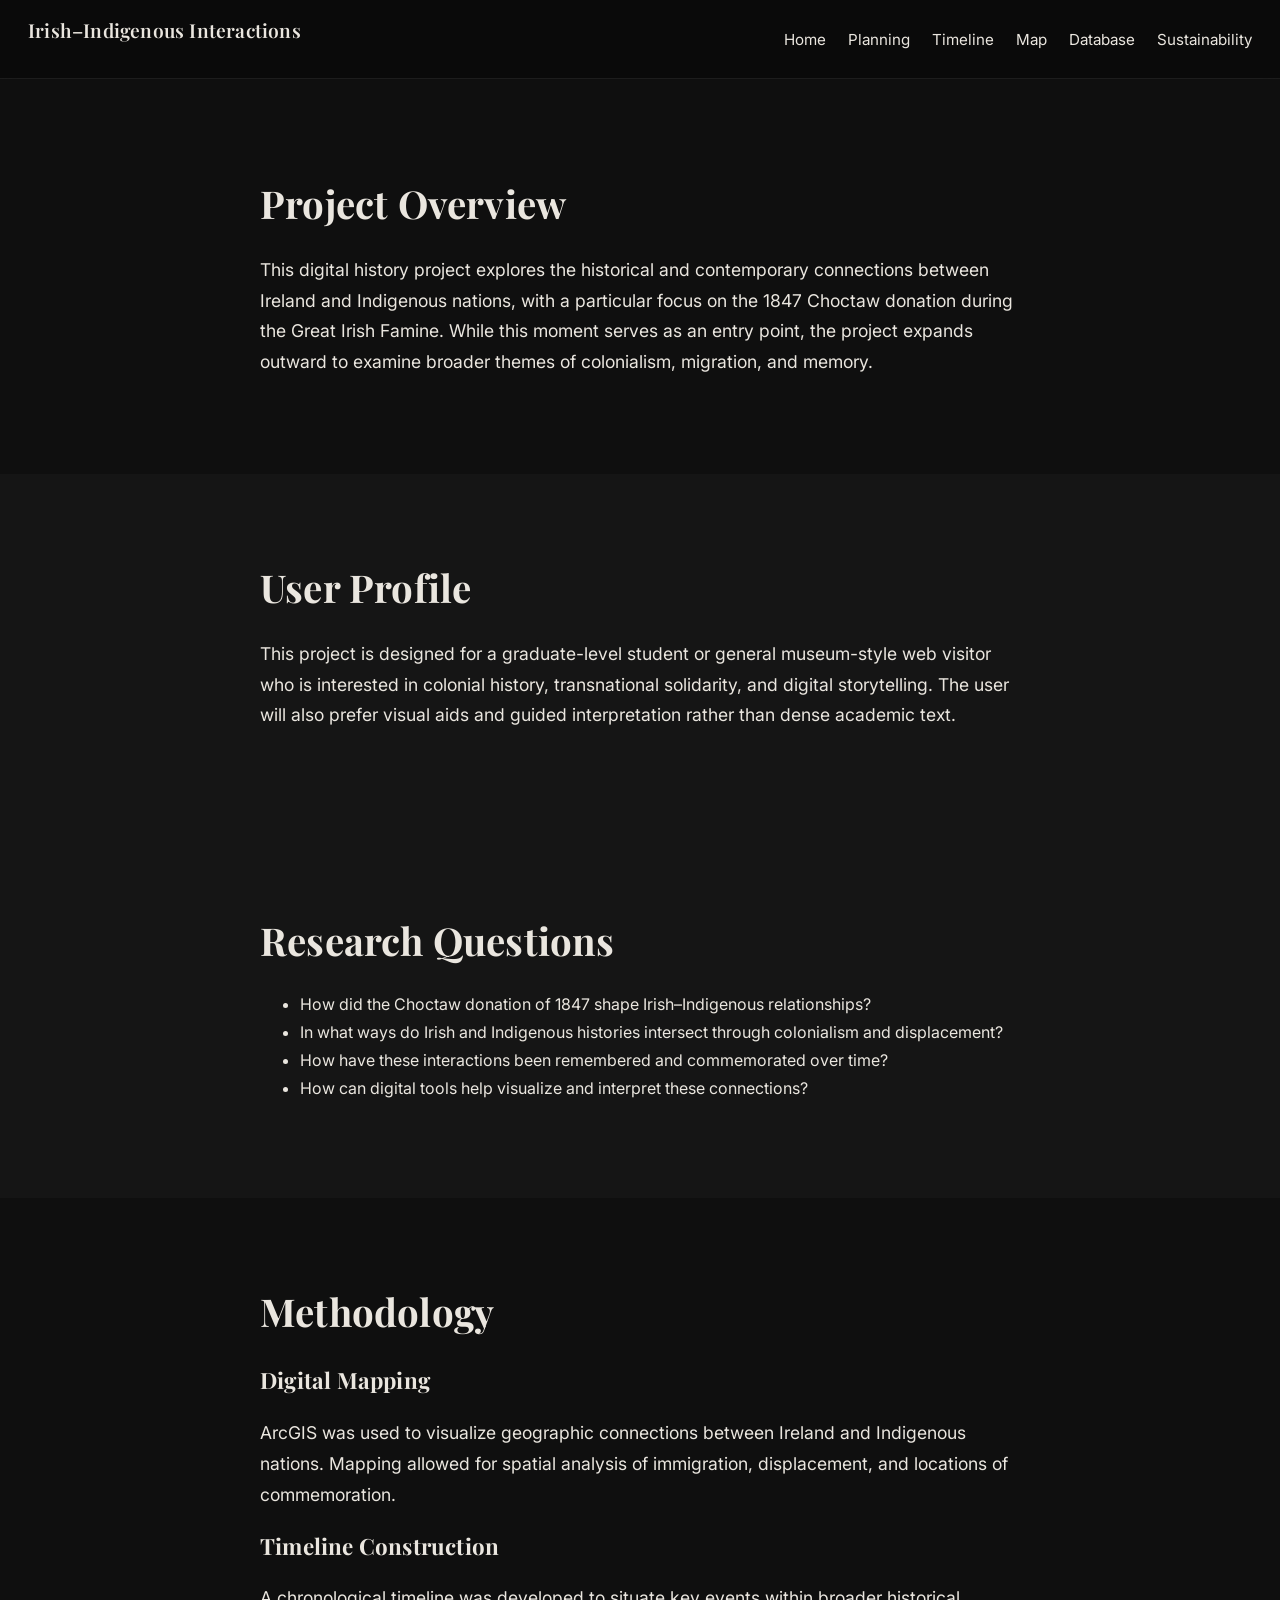
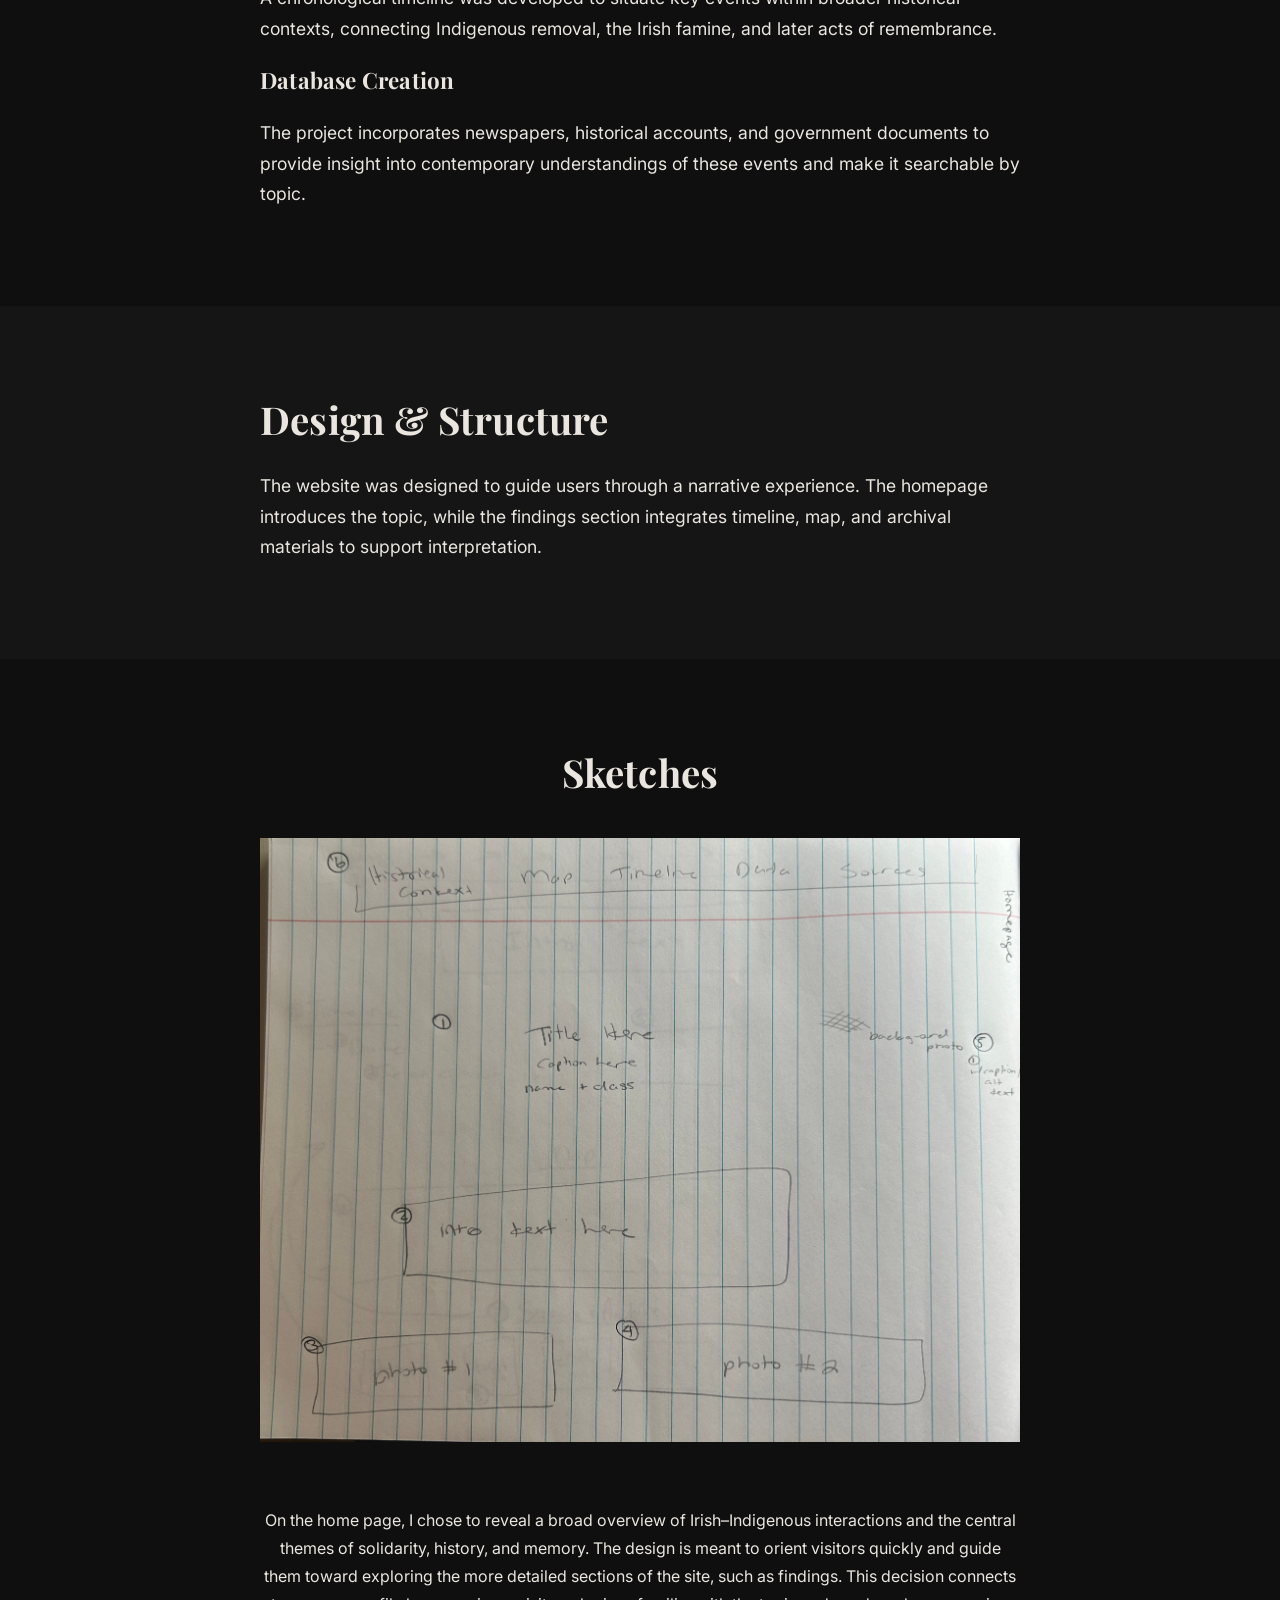
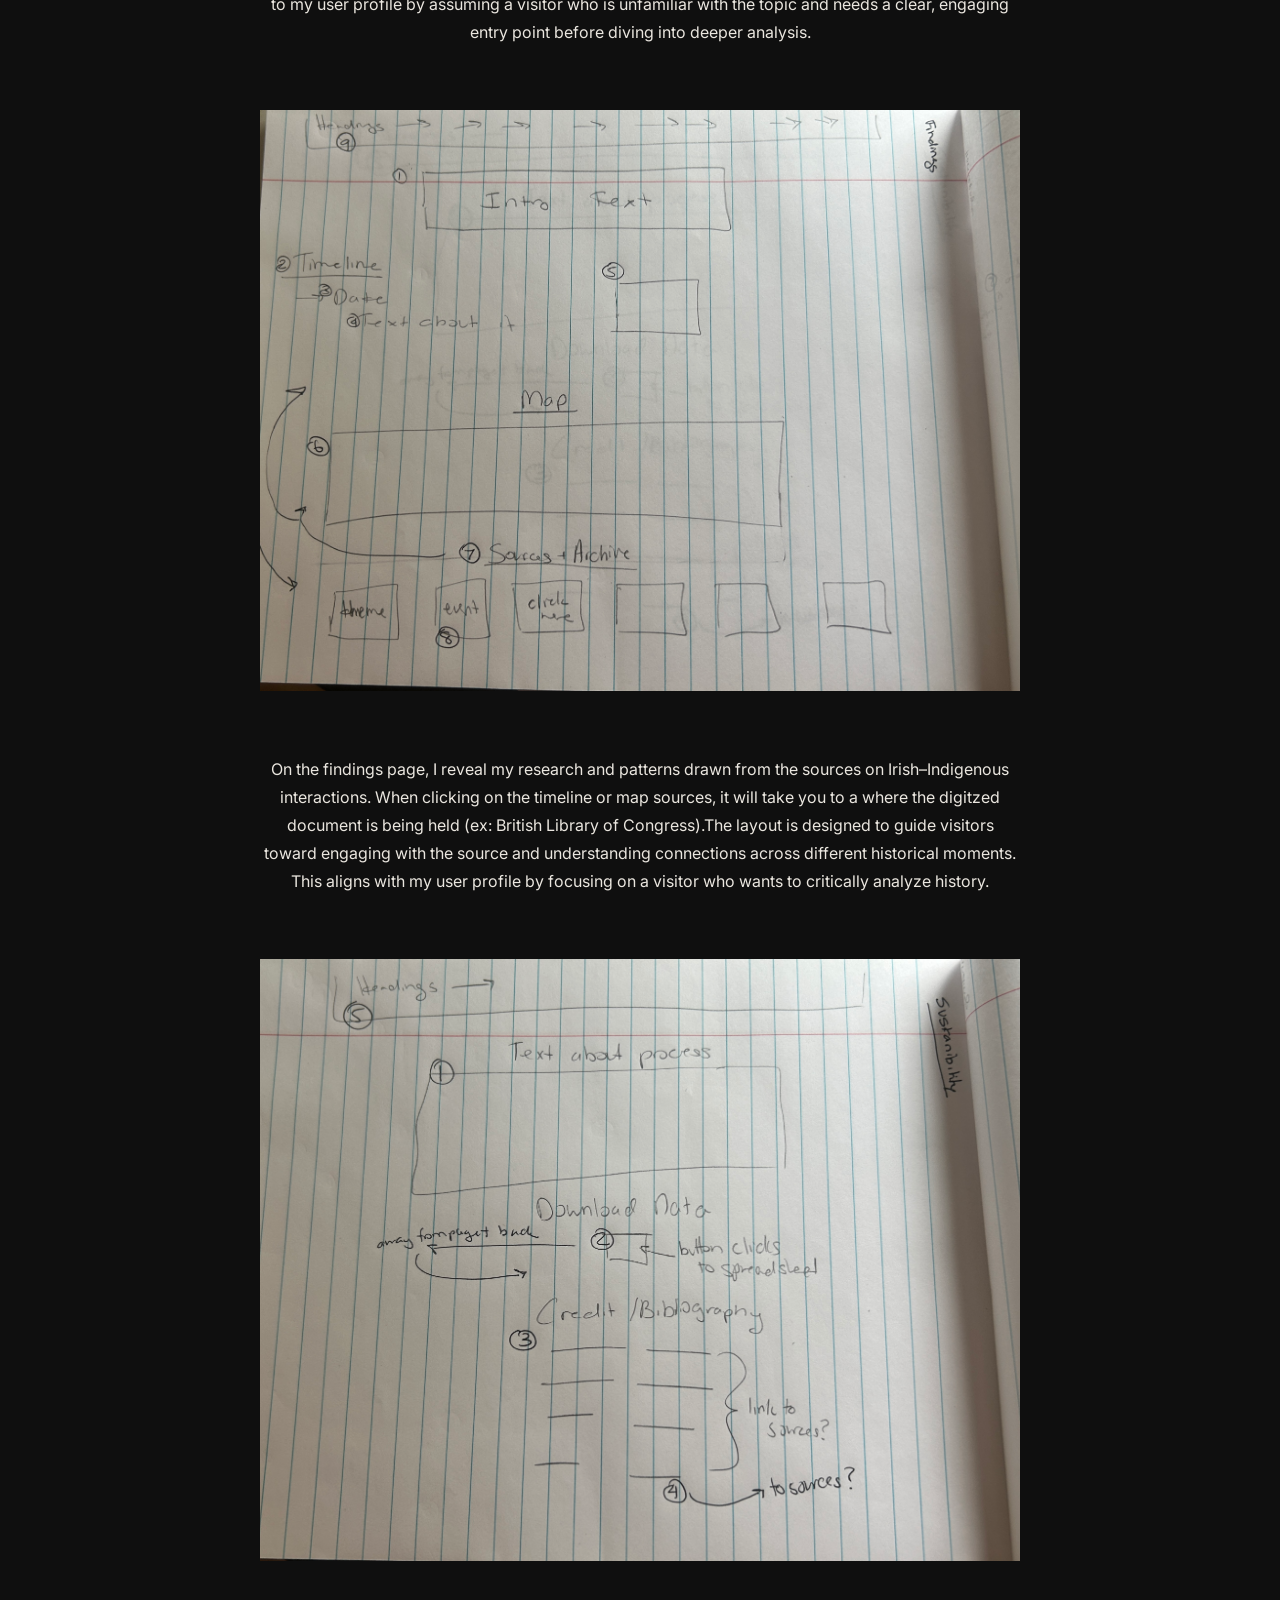
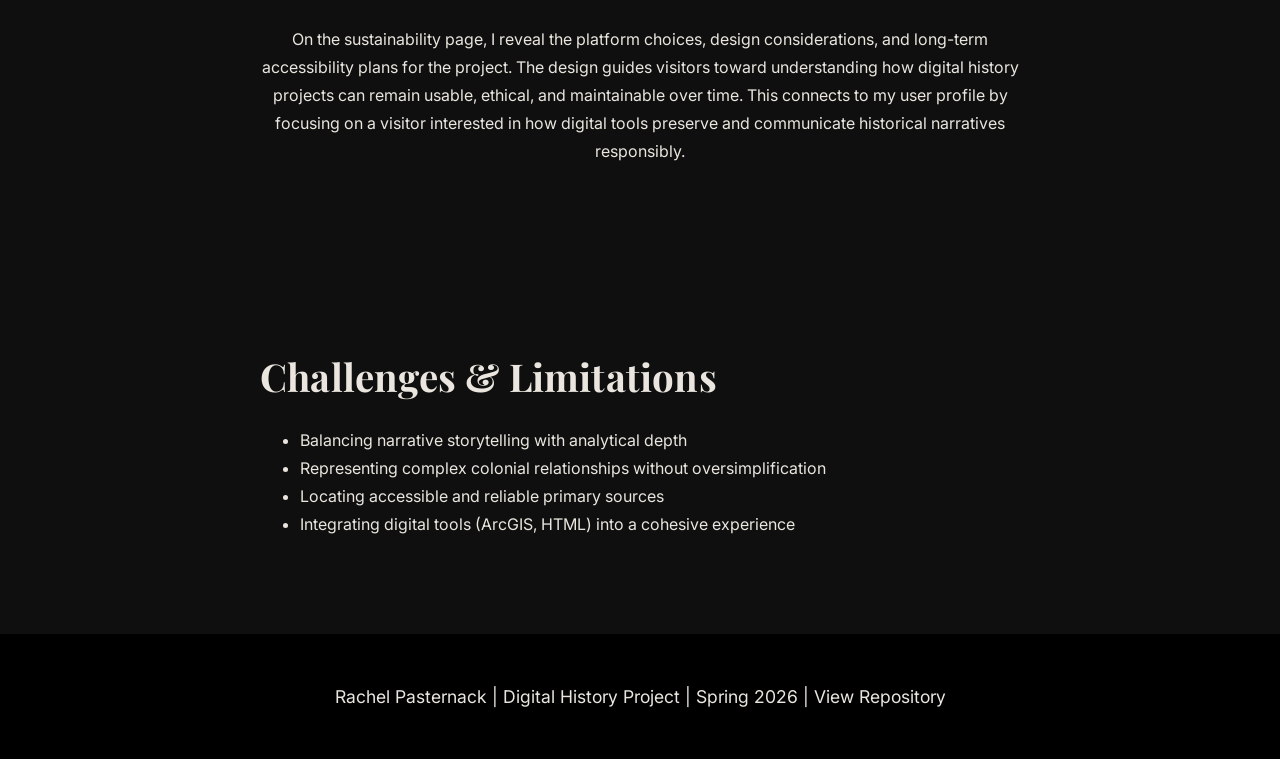
<file: planning.html>
<!DOCTYPE html>
<html lang="en">
<head>
  <meta charset="UTF-8">
  <title>Planning | Irish–Indigenous Interactions</title>
  <meta name="viewport" content="width=device-width, initial-scale=1.0">

  <link rel="stylesheet" href="style.css">
  <link href="https://fonts.googleapis.com/css2?family=Playfair+Display:wght@400;700&family=Inter:wght@300;400;600&display=swap" rel="stylesheet">
</head>

<body>

<!-- NAV -->
<nav>
  <div class="nav-container">
    <h1 class="logo">Irish–Indigenous Interactions</h1>
    <div class="nav-links">
      <a href="index.html">Home</a>
      <a href="planning.html">Planning</a>
      <a href="timeline.html">Timeline</a>
      <a href="map.html">Map</a>
      <a href="database.html">Database</a>
      <a href="sustainability.html">Sustainability</a>
    </div>
  </div>
</nav>

<!-- OVERVIEW -->
<section class="section light">
  <div class="container">
    <h2>Project Overview</h2>
    <p>
      This digital history project explores the historical and contemporary connections between Ireland and Indigenous nations, with a particular focus on the 1847 Choctaw donation during the Great Irish Famine. While this moment serves as an entry point, the project expands outward to examine broader themes of colonialism, migration, and memory.
    </p>
  </div>
</section>

<!-- USER PROFILE -->
<section class="section dark">
  <div class="container">
    <h2>User Profile</h2>
    <p>
      This project is designed for a graduate-level student or general museum-style web visitor who is interested in colonial history, transnational solidarity, and digital storytelling. The user will also prefer visual aids and guided interpretation rather than dense academic text.
    </p>
  </div>
</section>

<!-- RESEARCH QUESTIONS -->
<section class="section dark">
  <div class="container">
    <h2>Research Questions</h2>

    <ul class="planning-list">
      <li>How did the Choctaw donation of 1847 shape Irish–Indigenous relationships?</li>
      <li>In what ways do Irish and Indigenous histories intersect through colonialism and displacement?</li>
      <li>How have these interactions been remembered and commemorated over time?</li>
      <li>How can digital tools help visualize and interpret these connections?</li>
    </ul>
  </div>
</section>

<!-- METHODS -->
<section class="section light">
  <div class="container">
    <h2>Methodology</h2>

    <h3>Digital Mapping</h3>
    <p>
      ArcGIS was used to visualize geographic connections between Ireland and Indigenous nations. Mapping allowed for spatial analysis of immigration, displacement, and locations of commemoration.
    </p>

    <h3>Timeline Construction</h3>
    <p>
      A chronological timeline was developed to situate key events within broader historical contexts, connecting Indigenous removal, the Irish famine, and later acts of remembrance.
    </p>

    <h3>Database Creation</h3>
    <p>
      The project incorporates newspapers, historical accounts, and government documents to provide insight into contemporary understandings of these events and make it searchable by topic.
    </p>

  </div>
</section>

<!-- DESIGN & STRUCTURE -->
<section class="section dark">
  <div class="container">
    <h2>Design & Structure</h2>

    <p>
      The website was designed to guide users through a narrative experience. The homepage introduces the topic, while the findings section integrates timeline, map, and archival materials to support interpretation.
    </p>

  </div>
</section>

<!-- INTERFACE SKETCHES -->
<section class="section light" style="text-align: center;"> 
  <div class="container">
    <h2>Sketches</h2>
    
    <div class="sketch-placeholder" style="display: flex; flex-direction: column; align-items: center; gap: 4rem; margin-top: 2rem;">
    
      <img src="images/homepage.jpg" alt="Early sketch of the homepage layout" style="width: 100%; max-width: 900px; height: auto;">
      <figcaption>On the home page, I chose to reveal a broad overview of Irish–Indigenous interactions and the central themes of solidarity, history, and memory. The design is meant to orient visitors quickly and guide them toward exploring the more detailed sections of the site, such as findings. This decision connects to my user profile by assuming a visitor who is unfamiliar with the topic and needs a clear, engaging entry point before diving into deeper analysis.</figcaption>
      </figure>

      <img src="images/findings.jpg" alt="Sketch of the findings page layout" style="width: 100%; max-width: 900px; height: auto;">
      <figcaption>On the findings page, I reveal my research and patterns drawn from the sources on Irish–Indigenous interactions. When clicking on the timeline or map sources, it will take you to a where the digitzed document is being held (ex: British Library of Congress).The layout is designed to guide visitors toward engaging with the source and understanding connections across different historical moments. This aligns with my user profile by focusing on a visitor who wants to critically analyze history. </figcaption>
      </figure>

      <img src="images/sustainability.jpg" alt="Sketch of the sustainability page design" style="width: 100%; max-width: 900px; height: auto;">
      <figcaption>On the sustainability page, I reveal the platform choices, design considerations, and long-term accessibility plans for the project. The design guides visitors toward understanding how digital history projects can remain usable, ethical, and maintainable over time. This connects to my user profile by focusing on a visitor interested in how digital tools preserve and communicate historical narratives responsibly.
</p></figcaption>
      </figure>

    </div>
  </div>
</section>

<!-- CHALLENGES -->
<section class="section light">
  <div class="container">
    <h2>Challenges & Limitations</h2>

    <ul class="planning-list">
      <li>Balancing narrative storytelling with analytical depth</li>
      <li>Representing complex colonial relationships without oversimplification</li>
      <li>Locating accessible and reliable primary sources</li>
      <li>Integrating digital tools (ArcGIS, HTML) into a cohesive experience</li>
    </ul>
  </div>
</section>

<!-- FOOTER -->
<footer>
  <div class="container">
    <p>
      Rachel Pasternack | Digital History Project | Spring 2026 |
      <a href="https://github.com/rapasternack/Digital-History" target="_blank" rel="noopener">
        View Repository
      </a>
    </p>
  </div>
</footer>

</body>
</html>
</file>
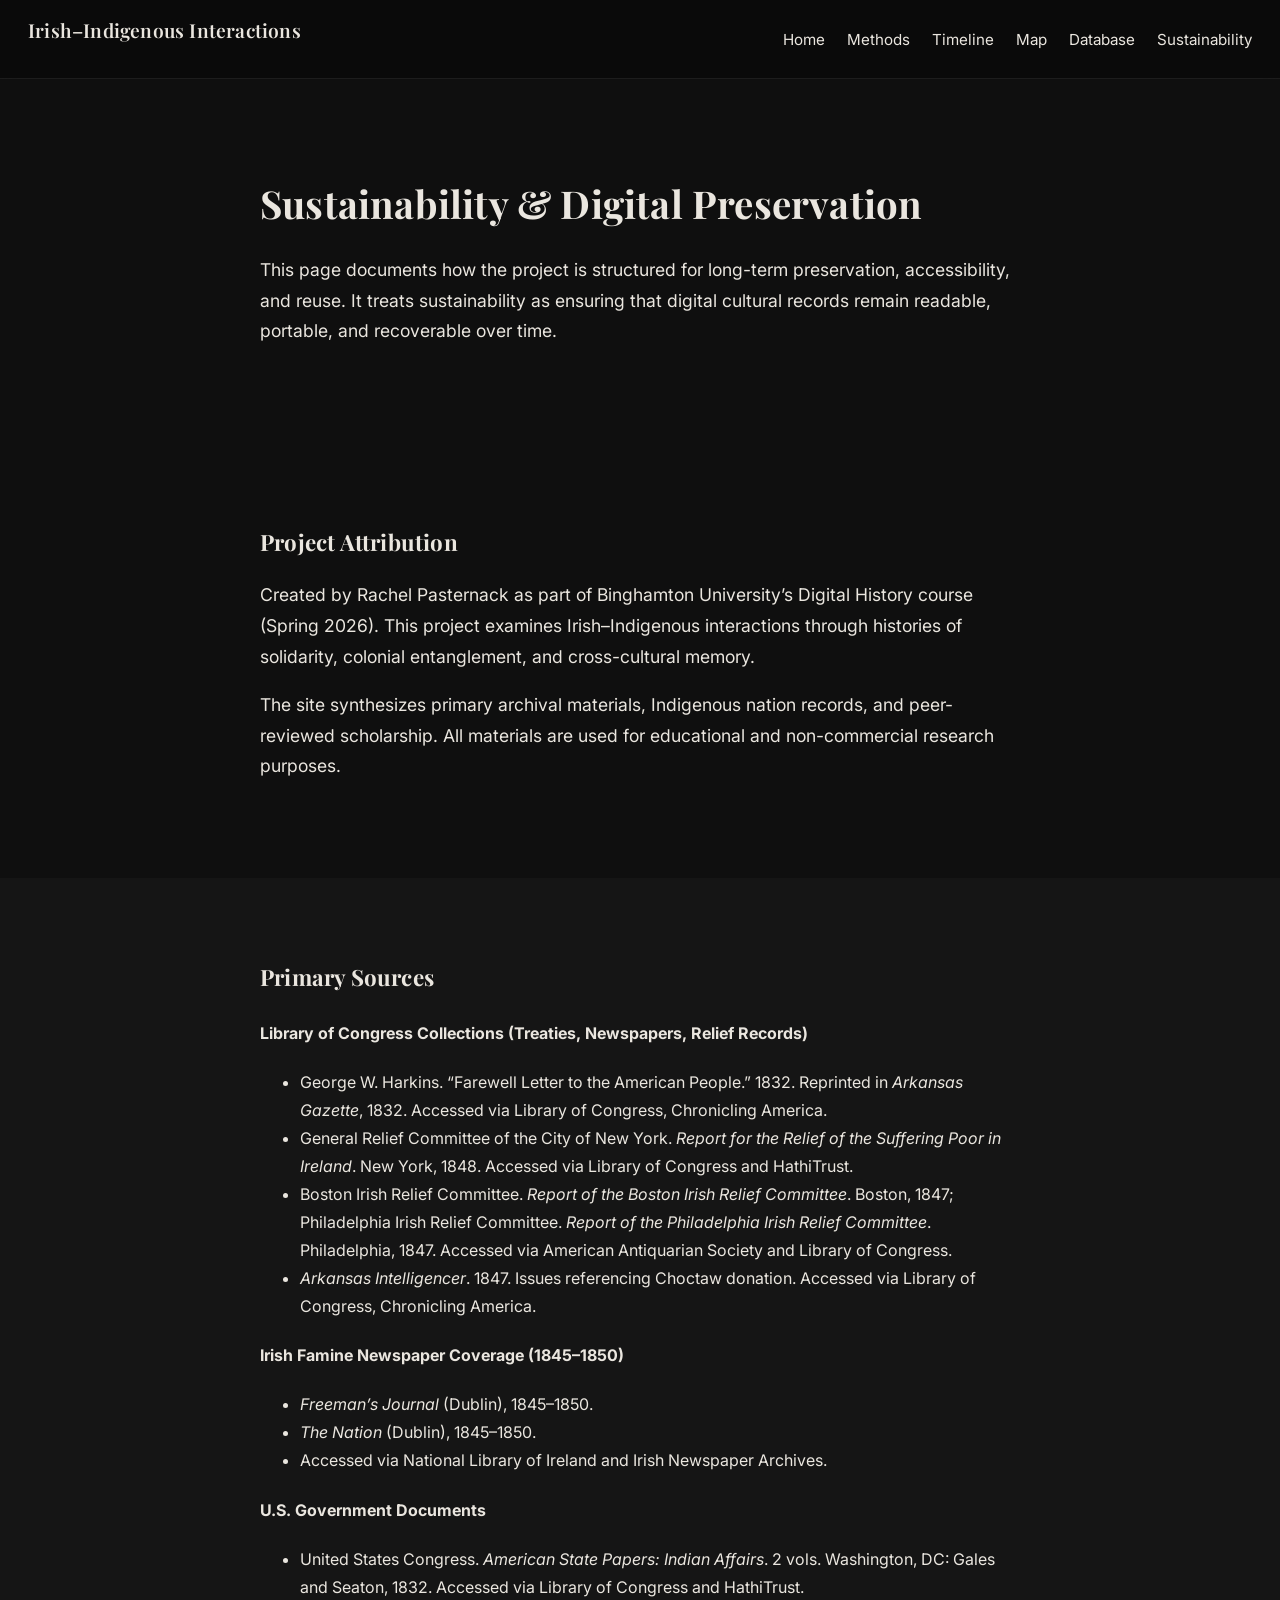
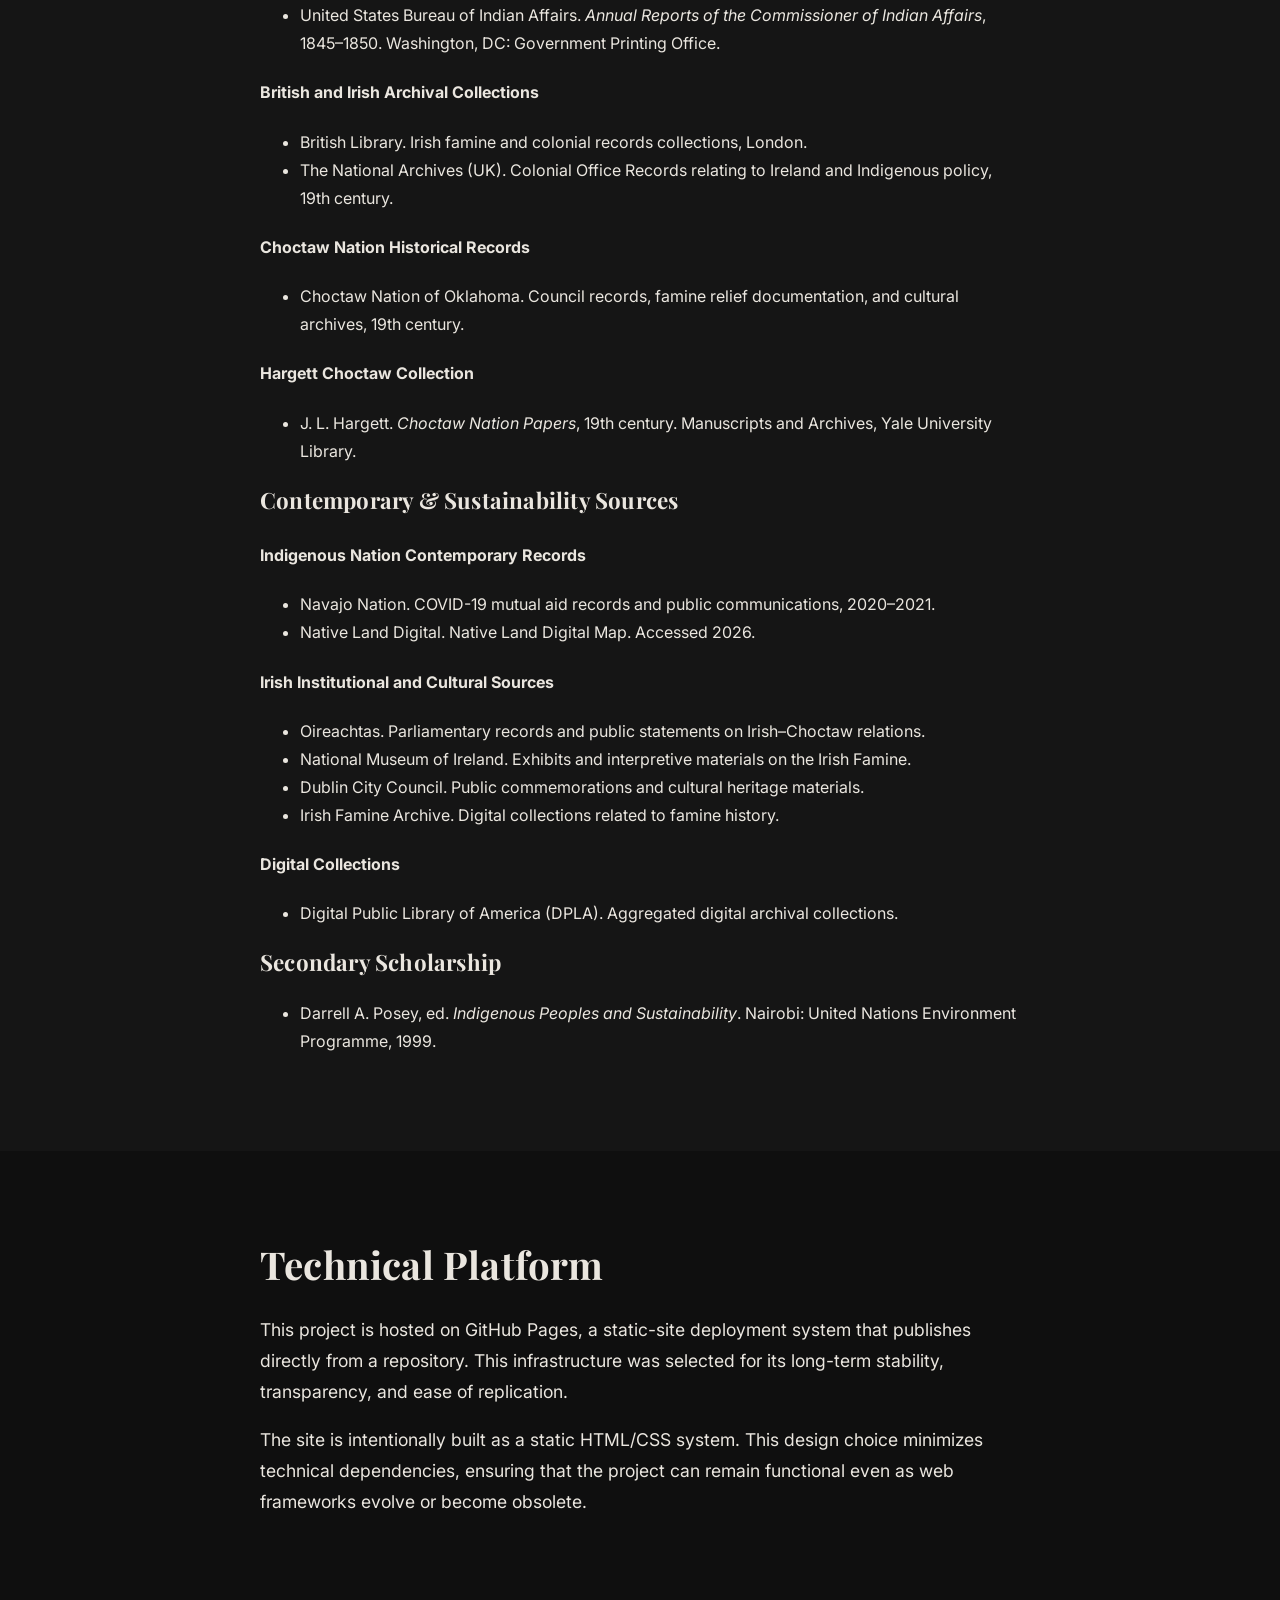
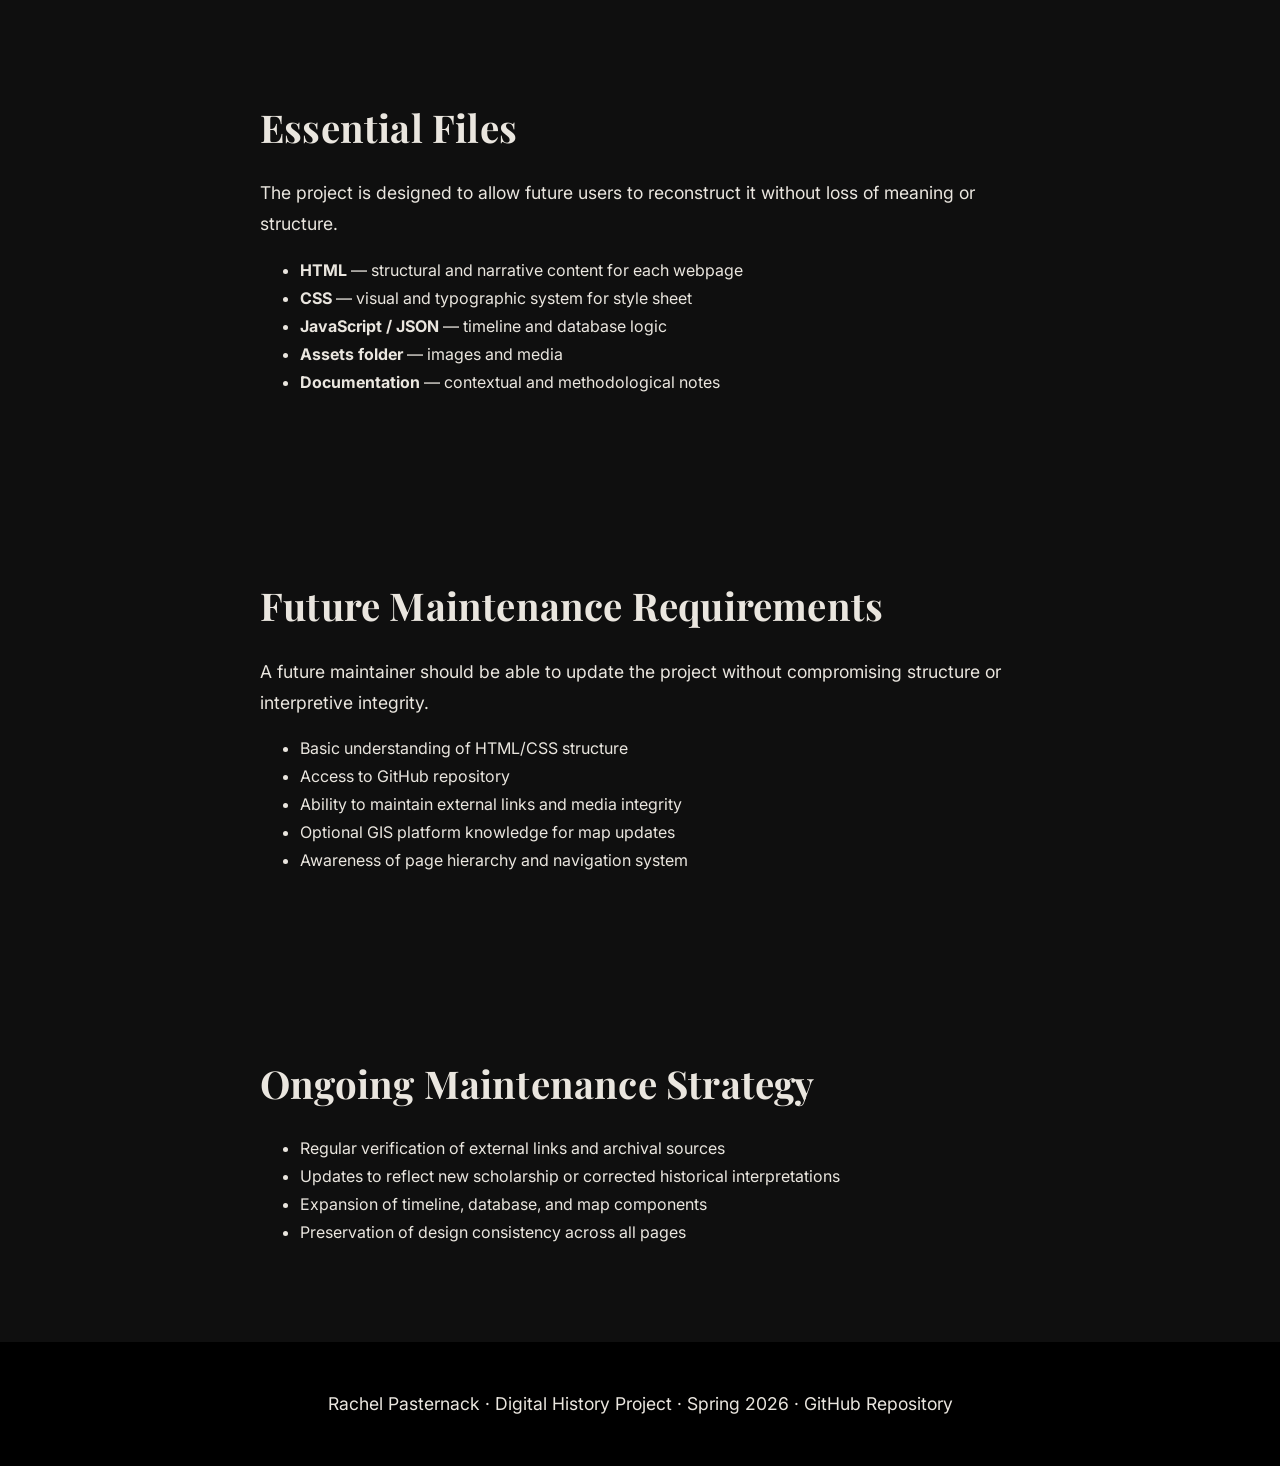
<file: sustainability.html>
<!DOCTYPE html>
<html lang="en">
<head>
  <meta charset="UTF-8">
  <meta name="viewport" content="width=device-width, initial-scale=1.0">

  <title>Sustainability | Irish–Indigenous Interactions</title>

  <link rel="stylesheet" href="style.css">

  <link href="https://fonts.googleapis.com/css2?family=Playfair+Display:wght@400;700&family=Inter:wght@300;400;600&display=swap" rel="stylesheet">

  <meta name="description" content="Technical and archival sustainability documentation for the Irish–Indigenous Interactions digital history project.">
</head>

<body>

<!-- NAVIGATION -->
<nav>
  <div class="nav-container">
    <h1 class="logo">Irish–Indigenous Interactions</h1>

    <div class="nav-links">
      <a href="index.html">Home</a>
      <a href="methods.html">Methods</a>
      <a href="timeline.html">Timeline</a>
      <a href="map.html">Map</a>
      <a href="database.html">Database</a>
      <a href="sustainability.html" aria-current="page">Sustainability</a>
    </div>
  </div>
</nav>

<!-- HERO INTRO -->
<header class="section">
  <div class="container">

    <h2>Sustainability & Digital Preservation</h2>

    <p>
      This page documents how the project is structured for long-term preservation, accessibility, and reuse.
      It treats sustainability as ensuring that digital cultural records remain readable, portable, and recoverable over time.
    </p>

  </div>
</header>

<!-- CREDITS -->
<section class="section light">
  <div class="container">

    <h3>Project Attribution</h3>

    <p>
      Created by Rachel Pasternack as part of Binghamton University’s Digital History course (Spring 2026).
      This project examines Irish–Indigenous interactions through histories of solidarity, colonial entanglement,
      and cross-cultural memory.
    </p>

    <p>
      The site synthesizes primary archival materials, Indigenous nation records, and peer-reviewed scholarship.
      All materials are used for educational and non-commercial research purposes.
    </p>

  </div>
</section>

<!-- SOURCES -->
<section class="section dark">
  <div class="container">

    <h3>Primary Sources</h3>

    <h4>Library of Congress Collections (Treaties, Newspapers, Relief Records)</h4>
    <ul>
      <li>
        George W. Harkins. “Farewell Letter to the American People.” 1832. 
        Reprinted in <em>Arkansas Gazette</em>, 1832. 
        Accessed via <a href="https://www.loc.gov/" target="_blank">Library of Congress</a>, Chronicling America.
      </li>
      <li>
        General Relief Committee of the City of New York. 
        <em>Report for the Relief of the Suffering Poor in Ireland</em>. New York, 1848. 
        Accessed via Library of Congress and HathiTrust.
      </li>
      <li>
        Boston Irish Relief Committee. <em>Report of the Boston Irish Relief Committee</em>. Boston, 1847; 
        Philadelphia Irish Relief Committee. <em>Report of the Philadelphia Irish Relief Committee</em>. Philadelphia, 1847. 
        Accessed via American Antiquarian Society and Library of Congress.
      </li>
      <li>
        <em>Arkansas Intelligencer</em>. 1847. Issues referencing Choctaw donation. 
        Accessed via Library of Congress, Chronicling America.
      </li>
    </ul>

    <h4>Irish Famine Newspaper Coverage (1845–1850)</h4>
    <ul>
      <li>
        <em>Freeman’s Journal</em> (Dublin), 1845–1850.
      </li>
      <li>
        <em>The Nation</em> (Dublin), 1845–1850.
      </li>
      <li>
        Accessed via <a href="https://catalogue.nli.ie/" target="_blank">National Library of Ireland</a> 
        and Irish Newspaper Archives.
      </li>
    </ul>

    <h4>U.S. Government Documents</h4>
    <ul>
      <li>
        United States Congress. <em>American State Papers: Indian Affairs</em>. 2 vols. 
        Washington, DC: Gales and Seaton, 1832. 
        Accessed via Library of Congress and HathiTrust.
      </li>
      <li>
        United States Bureau of Indian Affairs. 
        <em>Annual Reports of the Commissioner of Indian Affairs</em>, 1845–1850. 
        Washington, DC: Government Printing Office.
      </li>
    </ul>

    <h4>British and Irish Archival Collections</h4>
    <ul>
      <li>
        <a href="https://www.bl.uk/" target="_blank">British Library</a>. 
        Irish famine and colonial records collections, London.
      </li>
      <li>
        <a href="https://www.nationalarchives.gov.uk/" target="_blank">The National Archives (UK)</a>. 
        Colonial Office Records relating to Ireland and Indigenous policy, 19th century.
      </li>
    </ul>

    <h4>Choctaw Nation Historical Records</h4>
    <ul>
      <li>
        Choctaw Nation of Oklahoma. Council records, famine relief documentation, 
        and cultural archives, 19th century.
      </li>
    </ul>

    <h4>Hargett Choctaw Collection</h4>
    <ul>
      <li>
        J. L. Hargett. <em>Choctaw Nation Papers</em>, 19th century. 
        Manuscripts and Archives, Yale University Library.
      </li>
    </ul>

    <h3>Contemporary & Sustainability Sources</h3>

    <h4>Indigenous Nation Contemporary Records</h4>
    <ul>
      <li>
        Navajo Nation. COVID-19 mutual aid records and public communications, 2020–2021.
      </li>
      <li>
        <a href="https://native-land.ca/" target="_blank">Native Land Digital</a>. 
        Native Land Digital Map. Accessed 2026.
      </li>
    </ul>

    <h4>Irish Institutional and Cultural Sources</h4>
    <ul>
      <li>
        <a href="https://www.oireachtas.ie/" target="_blank">Oireachtas</a>. 
        Parliamentary records and public statements on Irish–Choctaw relations.
      </li>
      <li>
        <a href="https://www.museum.ie/" target="_blank">National Museum of Ireland</a>. 
        Exhibits and interpretive materials on the Irish Famine.
      </li>
      <li>
        <a href="https://www.dublincity.ie/" target="_blank">Dublin City Council</a>. 
        Public commemorations and cultural heritage materials.
      </li>
      <li>
        Irish Famine Archive. Digital collections related to famine history.
      </li>
    </ul>

    <h4>Digital Collections</h4>
    <ul>
      <li>
        <a href="https://dp.la/" target="_blank">Digital Public Library of America (DPLA)</a>. 
        Aggregated digital archival collections.
      </li>
    </ul>

    <h3>Secondary Scholarship</h3>

    <ul>
      <li>
        Darrell A. Posey, ed. <em>Indigenous Peoples and Sustainability</em>. 
        Nairobi: United Nations Environment Programme, 1999.
      </li>
    </ul>

  </div>
</section>

<!-- PLATFORM -->
<section class="section section-alt">
  <div class="container">

    <h2>Technical Platform</h2>

    <p>
      This project is hosted on GitHub Pages, a static-site deployment system that publishes directly from a repository.
      This infrastructure was selected for its long-term stability, transparency, and ease of replication.
    </p>

    <p>
      The site is intentionally built as a static HTML/CSS system. This design choice minimizes technical dependencies,
      ensuring that the project can remain functional even as web frameworks evolve or become obsolete.
    </p>

  </div>
</section>

<!-- PRESERVATION -->
<section class="section">

  <div class="container">

    <h2>Essential Files</h2>

    <p>
      The project is designed to allow future users to reconstruct it without loss of meaning or structure.
    </p>

    <ul>
      <li><strong>HTML</strong> — structural and narrative content for each webpage</li>
      <li><strong>CSS</strong> — visual and typographic system for style sheet</li>
      <li><strong>JavaScript / JSON</strong> — timeline and database logic</li>
      <li><strong>Assets folder</strong> — images and media</li>
      <li><strong>Documentation</strong> — contextual and methodological notes</li>
    </ul>

  </div>
</section>

<!-- FUTURE USE -->
<section class="section section-alt">

  <div class="container">

    <h2>Future Maintenance Requirements</h2>

    <p>
      A future maintainer should be able to update the project without compromising structure or interpretive integrity.
    </p>

    <ul>
      <li>Basic understanding of HTML/CSS structure</li>
      <li>Access to GitHub repository</li>
      <li>Ability to maintain external links and media integrity</li>
      <li>Optional GIS platform knowledge for map updates</li>
      <li>Awareness of page hierarchy and navigation system</li>
    </ul>

  </div>
</section>

<!-- MAINTENANCE -->
<section class="section light">

  <div class="container">

    <h2>Ongoing Maintenance Strategy</h2>

    <ul>
      <li>Regular verification of external links and archival sources</li>
      <li>Updates to reflect new scholarship or corrected historical interpretations</li>
      <li>Expansion of timeline, database, and map components</li>
      <li>Preservation of design consistency across all pages</li>
    </ul>

  </div>
</section>

<!-- FOOTER -->
<footer>
  <div class="container">

    <p>
      Rachel Pasternack · Digital History Project · Spring 2026 ·
      <a href="https://github.com/rapasternack/Digital-History" target="_blank" rel="noopener">
        GitHub Repository
      </a>
    </p>

  </div>
</footer>

</body>
</html>
</file>
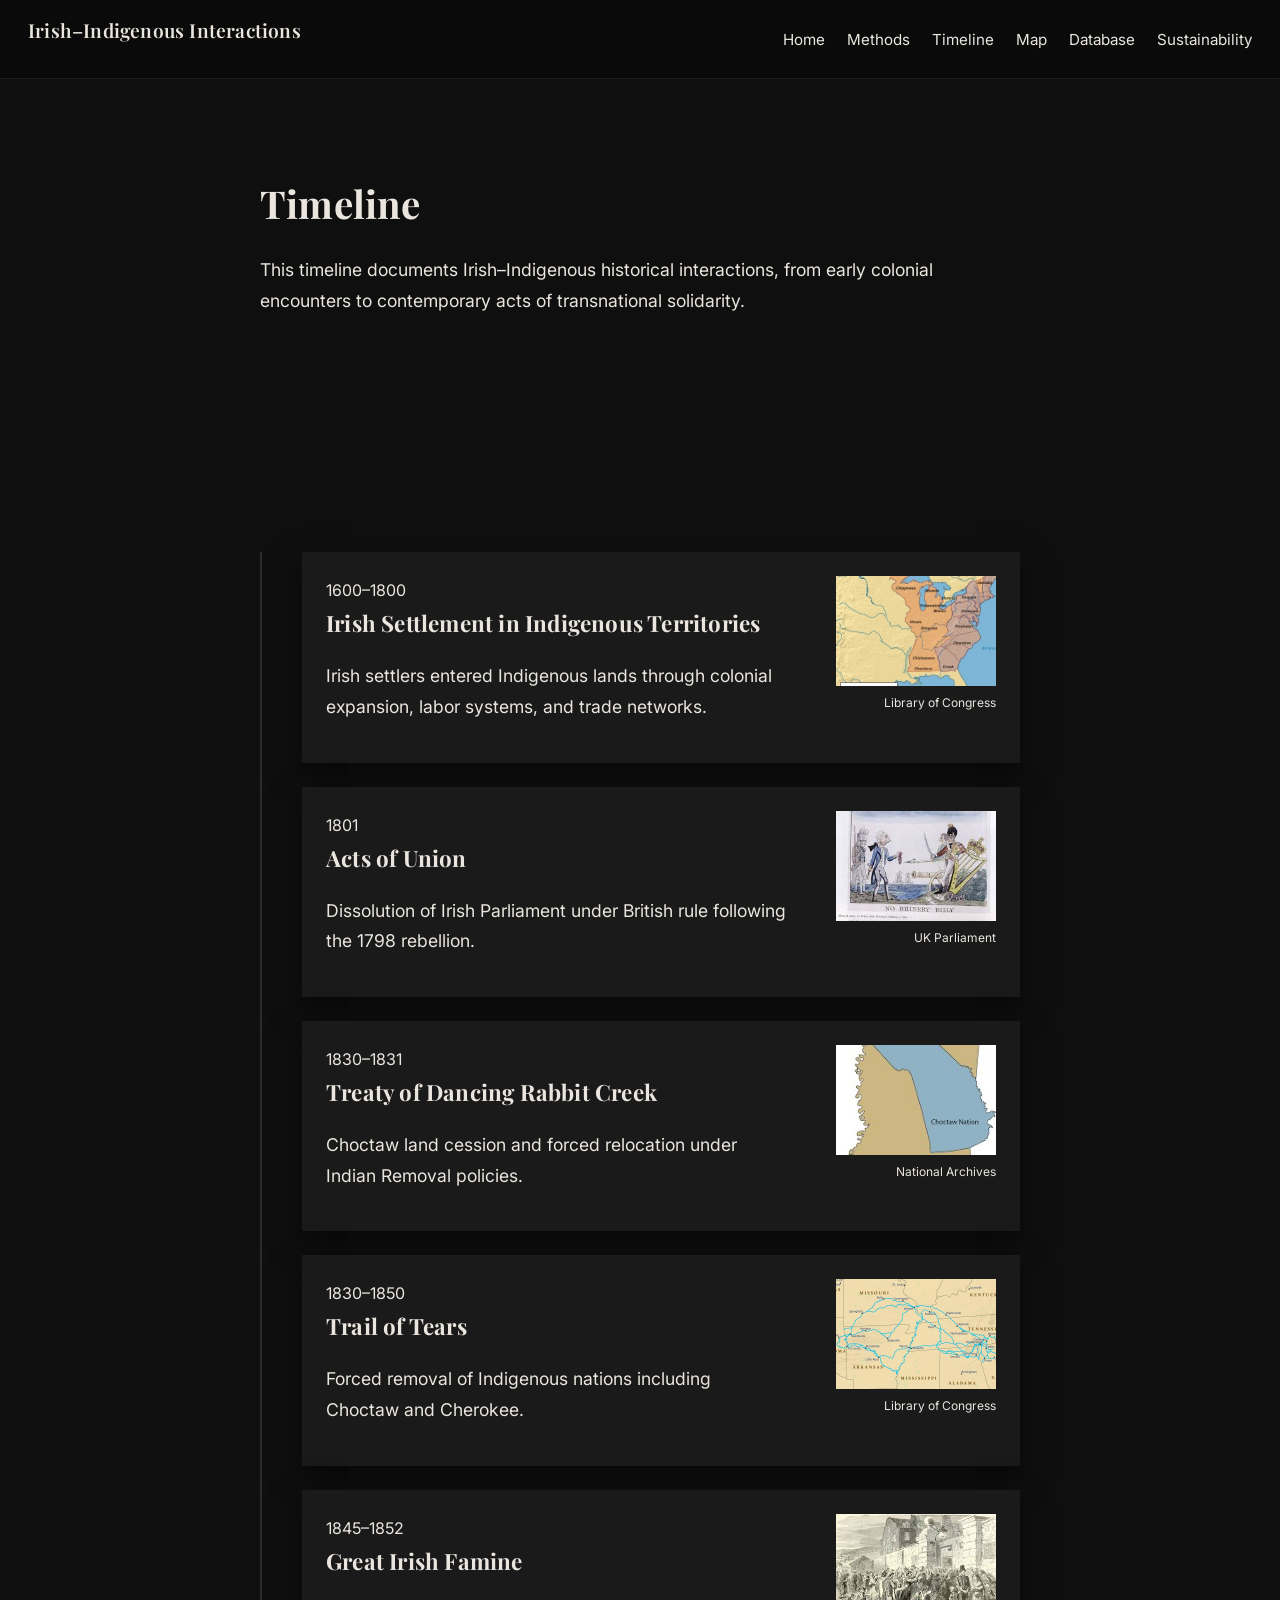
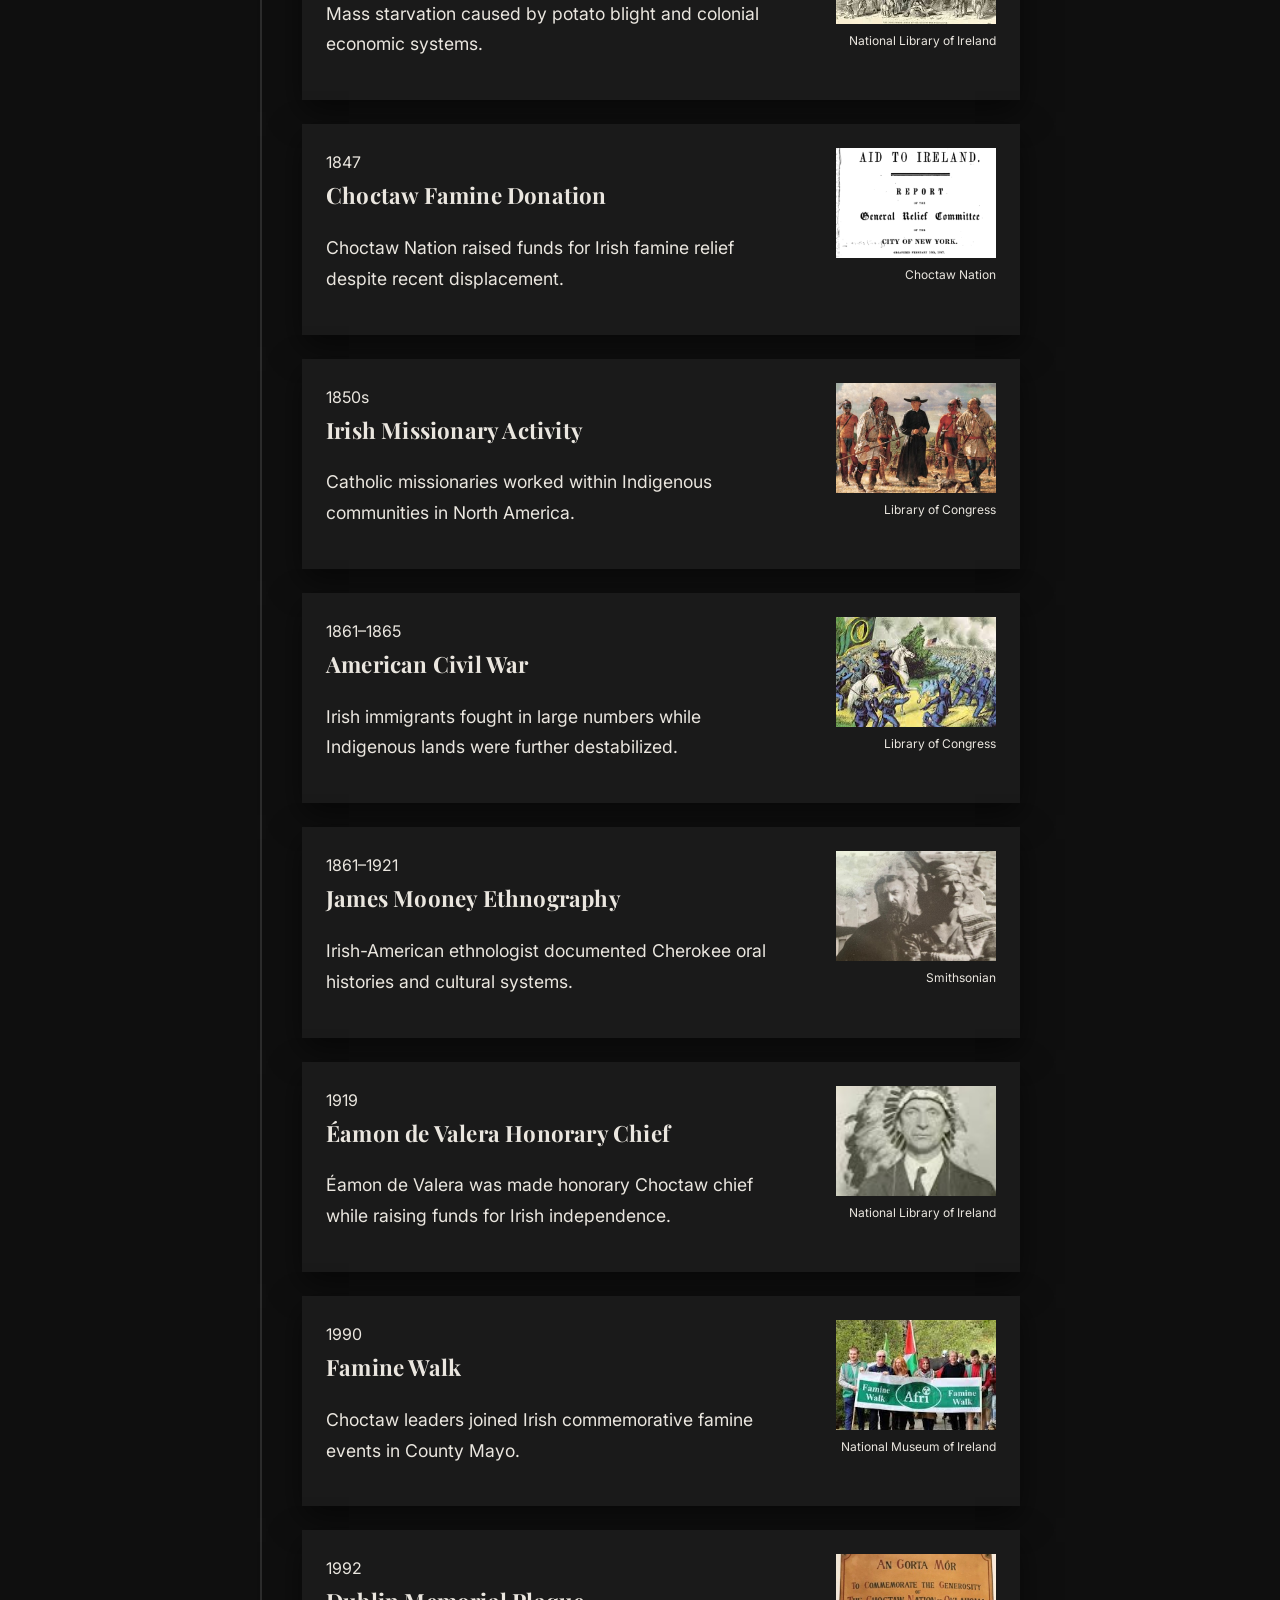
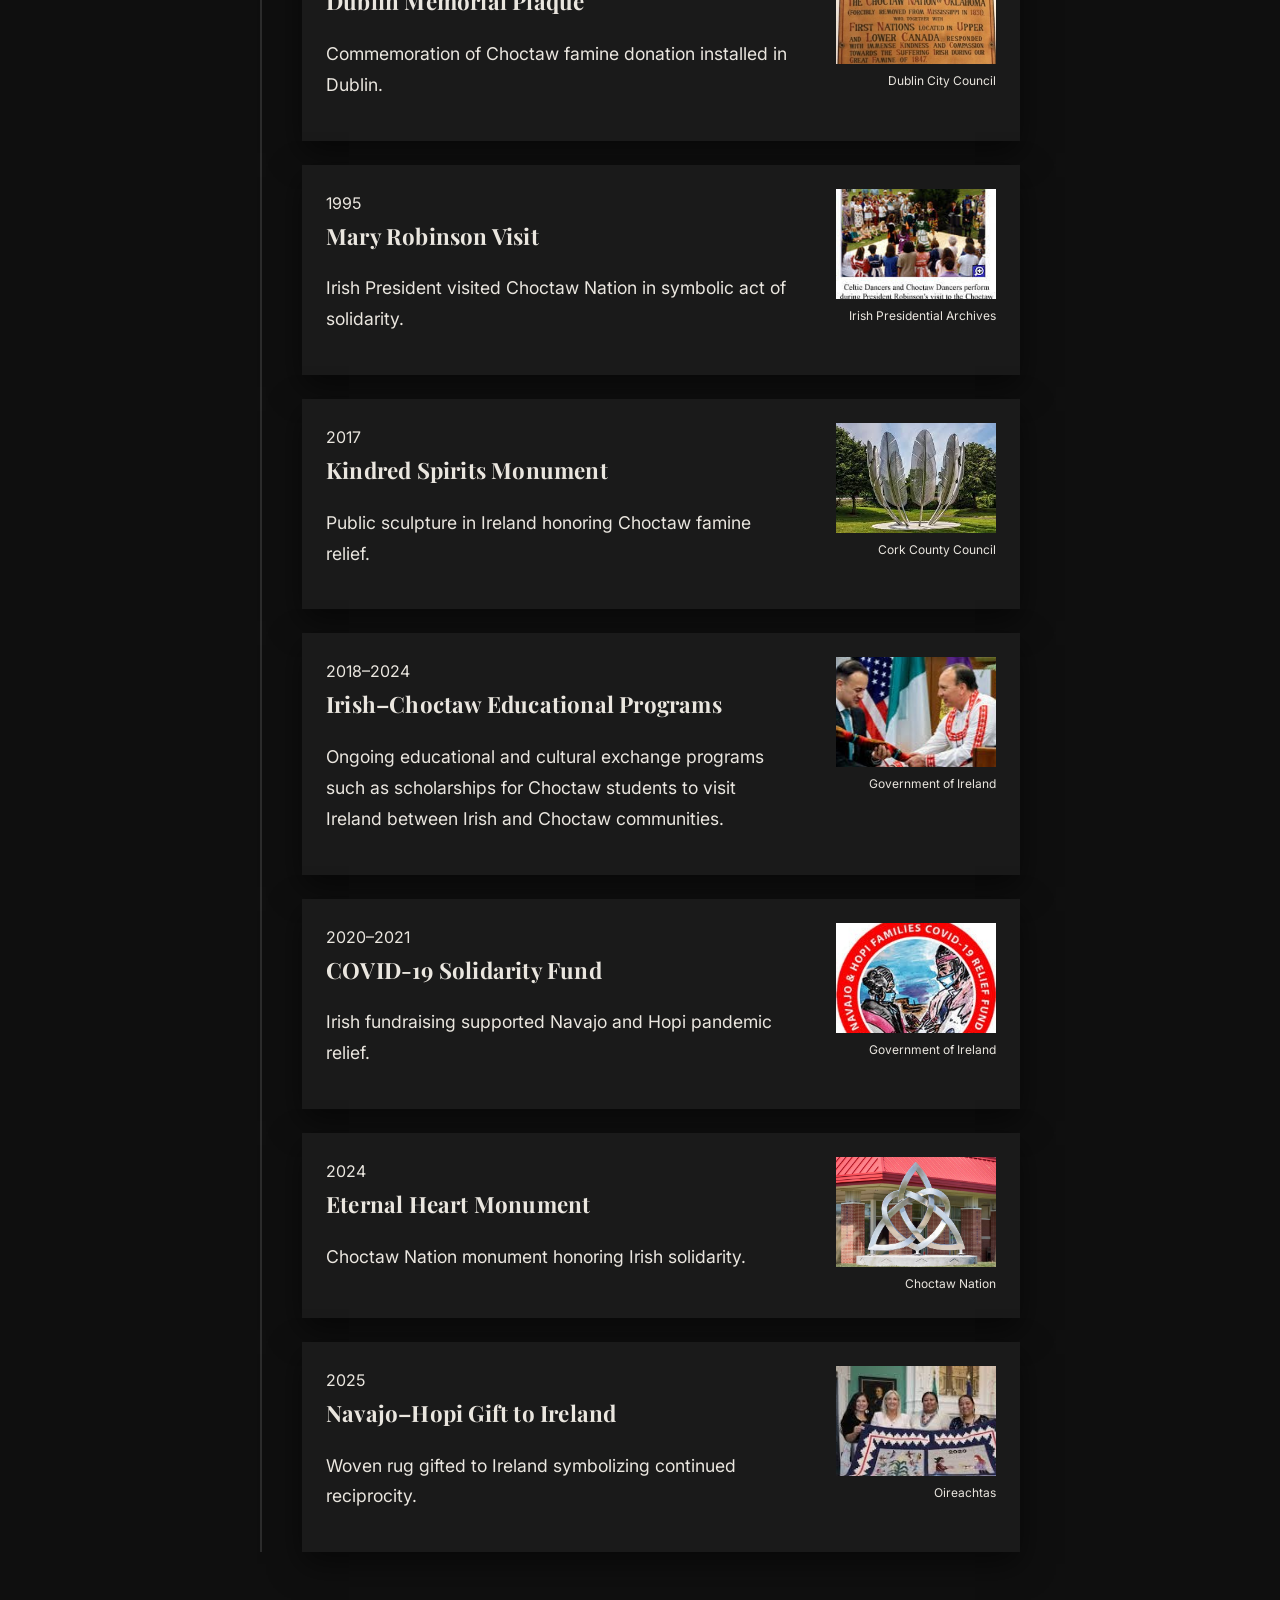
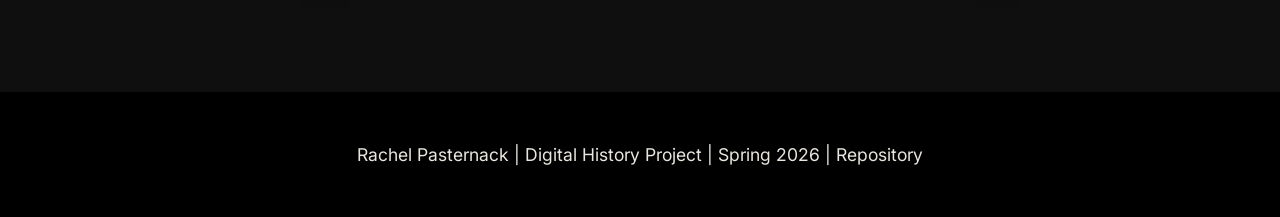
<file: timeline.html>
<!DOCTYPE html>
<html lang="en">
<head>
<meta charset="UTF-8" />
<meta name="viewport" content="width=device-width, initial-scale=1.0" />

<title>Timeline | Irish–Indigenous Interactions</title>

<link rel="stylesheet" href="style.css" />
<link href="https://fonts.googleapis.com/css2?family=Playfair+Display:wght@400;700&family=Inter:wght@300;400;600&display=swap" rel="stylesheet">
</head>

<body>

<nav>
<div class="nav-container">
  <h1 class="logo">Irish–Indigenous Interactions</h1>
  <div class="nav-links">
    <a href="index.html">Home</a>
    <a href="methods.html">Methods</a>
    <a href="timeline.html">Timeline</a>
    <a href="map.html">Map</a>
    <a href="database.html">Database</a>
    <a href="sustainability.html">Sustainability</a>
  </div>
</div>
</nav>

<main>

<section class="section">
<div class="container">

<h2>Timeline</h2>

<p>
This timeline documents Irish–Indigenous historical interactions, from early colonial encounters to contemporary acts of transnational solidarity.
</p>

</div>
</section>

<section class="section">
<div class="container">

<div class="timeline">

<!-- DATASET -->

<!-- 1600–1800 -->
<div class="timeline-item">
<div class="timeline-content">
<time>1600–1800</time>
<h3>Irish Settlement in Indigenous Territories</h3>
<p>Irish settlers entered Indigenous lands through colonial expansion, labor systems, and trade networks.</p>
</div>
<div class="timeline-media">
<img src="images/colonial-map.jpg" alt="Colonial map of North America">
<p><a href="https://www.loc.gov/item/01011512/" target="_blank">Library of Congress</a></p>
</div>
</div>

<!-- 1801 -->
<div class="timeline-item">
<div class="timeline-content">
<time>1801</time>
<h3>Acts of Union</h3>
<p>Dissolution of Irish Parliament under British rule following the 1798 rebellion.</p>
</div>
<div class="timeline-media">
<img src="images/acts-of-union.jpg" alt="Acts of Union document">
<p><a href="https://www.parliament.uk/about/living-heritage/evolutionofparliament/legislativescrutiny/parliamentandireland/collections/ireland/act-of-union-1800/" target="_blank">UK Parliament</a></p>
</div>
</div>

<!-- 1830 Treaty -->
<div class="timeline-item">
<div class="timeline-content">
<time>1830–1831</time>
<h3>Treaty of Dancing Rabbit Creek</h3>
<p>Choctaw land cession and forced relocation under Indian Removal policies.</p>
</div>
<div class="timeline-media">
<img src="images/dancing-rabbit-creek.jpg" alt="Treaty document">
<p><a href="https://www.loc.gov/item/2022689491/" target="_blank">National Archives</a></p>
</div>
</div>

<!-- Trail of Tears -->
<div class="timeline-item">
<div class="timeline-content">
<time>1830–1850</time>
<h3>Trail of Tears</h3>
<p>Forced removal of Indigenous nations including Choctaw and Cherokee.</p>
</div>
<div class="timeline-media">
<img src="images/trail-of-tears-map.jpg" alt="Trail of Tears migration map">
<p><a href="https://www.loc.gov/item/2024791363/" target="_blank">Library of Congress</a></p>
</div>
</div>

<!-- Irish Famine -->
<div class="timeline-item">
<div class="timeline-content">
<time>1845–1852</time>
<h3>Great Irish Famine</h3>
<p>Mass starvation caused by potato blight and colonial economic systems.</p>
</div>
<div class="timeline-media">
<img src="images/irish-famine.jpg" alt="Irish famine illustration">
<p><a href="https://www.nli.ie/news-stories/stories/researching-irish-famine" target="_blank">National Library of Ireland</a></p>
</div>
</div>

<!-- Choctaw Donation -->
<div class="timeline-item">
<div class="timeline-content">
<time>1847</time>
<h3>Choctaw Famine Donation</h3>
<p>Choctaw Nation raised funds for Irish famine relief despite recent displacement.</p>
</div>
<div class="timeline-media">
<img src="images/choctaw-donation.jpg" alt="Choctaw donation commemoration">
<p><a href="https://www.choctawnation.com/news/iti-fabvssa/an-act-of-empathy/" target="_blank">Choctaw Nation</a></p>
</div>
</div>

<!-- Missionaries -->
<div class="timeline-item">
<div class="timeline-content">
<time>1850s</time>
<h3>Irish Missionary Activity</h3>
<p>Catholic missionaries worked within Indigenous communities in North America.</p>
</div>
<div class="timeline-media">
<img src="images/missionary.jpg" alt="Missionary illustration">
<p><a href="https://www.loc.gov/item/36016634/" target="_blank">Library of Congress</a></p>
</div>
</div>

<!-- Civil War -->
<div class="timeline-item">
<div class="timeline-content">
<time>1861–1865</time>
<h3>American Civil War</h3>
<p>Irish immigrants fought in large numbers while Indigenous lands were further destabilized.</p>
</div>
<div class="timeline-media">
<img src="images/irish-brigade.jpg" alt="Irish Brigade Civil War">
<p><a href="https://www.loc.gov/search/?q=american+civil+war+irish+soldier" target="_blank">Library of Congress</a></p>
</div>
</div>

<!-- Mooney -->
<div class="timeline-item">
<div class="timeline-content">
<time>1861–1921</time>
<h3>James Mooney Ethnography</h3>
<p>Irish-American ethnologist documented Cherokee oral histories and cultural systems.</p>
</div>
<div class="timeline-media">
<img src="images/james-mooney.jpg" alt="James Mooney portrait">
<p><a href="https://www.si.edu/object/archives/components/sova-naa-ms9-ref129" target="_blank">Smithsonian</a></p>
</div>
</div>

<!-- 1919 -->
<div class="timeline-item">
<div class="timeline-content">
<time>1919</time>
<h3>Éamon de Valera Honorary Chief</h3>
<p>Éamon de Valera was made honorary Choctaw chief while raising funds for Irish independence.</p>
</div>
<div class="timeline-media">
<img src="images/de-valera.jpg" alt="Éamon de Valera portrait">
<p><a href="https://catalogue.nli.ie/Collection/vtls000512255
" target="_blank">National Library of Ireland</a></p>
</div>
</div>

<!-- 1990 -->
<div class="timeline-item">
<div class="timeline-content">
<time>1990</time>
<h3>Famine Walk</h3>
<p>Choctaw leaders joined Irish commemorative famine events in County Mayo.</p>
</div>
<div class="timeline-media">
<img src="images/famine-walk.jpg" alt="Famine walk commemoration">
<p><a href="https://www.museum.ie/en-IE" target="_blank">National Museum of Ireland</a></p>
</div>
</div>

<!-- 1992 plaque -->
<div class="timeline-item">
<div class="timeline-content">
<time>1992</time>
<h3>Dublin Memorial Plaque</h3>
<p>Commemoration of Choctaw famine donation installed in Dublin.</p>
</div>
<div class="timeline-media">
<img src="images/dublin-plaque.jpg" alt="Dublin memorial plaque">
<p><a href="https://www.dublincity.ie/" target="_blank">Dublin City Council</a></p>
</div>
</div>

<!-- 1995 -->
<div class="timeline-item">
<div class="timeline-content">
<time>1995</time>
<h3>Mary Robinson Visit</h3>
<p>Irish President visited Choctaw Nation in symbolic act of solidarity.</p>
</div>
<div class="timeline-media">
<img src="images/mary-robinson.jpg" alt="Mary Robinson visit">
<p><a href="https://president.ie/" target="_blank">Irish Presidential Archives</a></p>
</div>
</div>

<!-- 2017 -->
<div class="timeline-item">
<div class="timeline-content">
<time>2017</time>
<h3>Kindred Spirits Monument</h3>
<p>Public sculpture in Ireland honoring Choctaw famine relief.</p>
</div>
<div class="timeline-media">
<img src="images/kindred-spirits.jpg" alt="Kindred Spirits sculpture">
<p><a href="https://www.corkcoco.ie/" target="_blank">Cork County Council</a></p>
</div>
</div>

<!-- 2018–2024 -->
 <div class="timeline-item">
<div class="timeline-content">
<time>2018–2024</time>
<h3>Irish–Choctaw Educational Programs</h3>
<p>Ongoing educational and cultural exchange programs such as scholarships for Choctaw students to visit Ireland between Irish and Choctaw communities.</p>
 </div>
<div class="timeline-media">
<img src="images/varadkar.jpg" alt="Educational exchange program">
<p><a href="https://www.ireland.ie/en/usa/austin/news-and-events/news-archive/visit-by-taoiseach-leo-varadkar-to-the-choctaw-nation/" target="_blank">Government of Ireland</a></p>
</div>
</div>

<!-- 2020–2021 -->
<div class="timeline-item">
<div class="timeline-content">
<time>2020–2021</time>
<h3>COVID-19 Solidarity Fund</h3>
<p>Irish fundraising supported Navajo and Hopi pandemic relief.</p>
</div>
<div class="timeline-media">
<img src="images/navajo-covid-relief.jpg" alt="COVID-19 relief efforts">
<p><a href="https://www.ireland.ie/" target="_blank">Government of Ireland</a></p>
</div>
</div>

<!-- 2024 -->
<div class="timeline-item">
<div class="timeline-content">
<time>2024</time>
<h3>Eternal Heart Monument</h3>
<p>Choctaw Nation monument honoring Irish solidarity.</p>
</div>
<div class="timeline-media">
<img src="images/eternal-heart.jpg" alt="Eternal Heart monument">
<p><a href="https://www.choctawnation.com/" target="_blank">Choctaw Nation</a></p>
</div>
</div>

<!-- 2025 -->
<div class="timeline-item">
<div class="timeline-content">
<time>2025</time>
<h3>Navajo–Hopi Gift to Ireland</h3>
<p>Woven rug gifted to Ireland symbolizing continued reciprocity.</p>
</div>
<div class="timeline-media">
<img  src="images/navajo-rug.jpg" alt="Navajo woven rug gift">
<p><a href="https://www.oireachtas.ie/" target="_blank">Oireachtas</a></p>
</div>
</div>

</div>
</div>
</section>

</main>

<footer>
<p>
Rachel Pasternack | Digital History Project | Spring 2026 |
<a href="https://github.com/rapasternack/Digital-History" target="_blank">Repository</a>
</p>
</footer>

</body>
</html>
</file>
<file: style.css>
/* =========================
   DESIGN
========================= */
:root {
  --bg: #0f0f0f;
  --bg-alt: #151515;
  --surface: #1a1a1a;
  --surface-2: #222;
  --text: #eae6df;
  --muted: #b8b8b8;
  --accent: #c2a878;

  --radius-sm: 8px;
  --radius-md: 14px;

  --space-xs: 10px;
  --space-sm: 20px;
  --space-md: 40px;
  --space-lg: 80px;
  --space-xl: 120px;

  --shadow: 0 12px 30px rgba(0,0,0,0.5);
}

/* =========================
   GLOBAL BASE
========================= */
* {
  box-sizing: border-box;
}

body {
  margin: 0;
  padding-top: 90px;
  font-family: "Inter", sans-serif;
  background: var(--bg);
  color: var(--text);
  line-height: 1.75;
}

h1, h2, h3 {
  font-family: "Playfair Display", serif;
  margin: 0 0 16px 0;
  letter-spacing: 0.2px;
}

h2 {
  font-size: 2.4rem;
}

h3 {
  font-size: 1.4rem;
}

p {
  font-size: 1.1rem;
  margin-bottom: 16px;
  color: var(--text);
}

/* =========================
   LAYOUT SYSTEM
========================= */
.container {
  max-width: 800px;
  margin: 0 auto;
  padding: 0 20px;
}

.section {
  padding: var(--space-lg) 0;
}

.section + .section {
  padding-top: var(--space-lg);
}

.section.light {
  background: var(--bg);
}

.section.dark {
  background: var(--bg-alt);
}

/* =========================
   LINKS
========================= */
a {
  color: var(--text);
  text-decoration: none;
  transition: color 0.2s ease;
}

a:hover {
  color: var(--accent);
}

/* =========================
   NAVIGATION
========================= */
nav {
  position: fixed;
  top: 0;
  width: 100%;
  z-index: 1000;

  background: rgba(10,10,10,0.85);
  backdrop-filter: blur(10px);
  border-bottom: 1px solid rgba(255,255,255,0.08);
}

.nav-container {
  display: flex;
  justify-content: space-between;
  align-items: center;
  padding: 14px 28px;
}

.logo {
  font-size: 1.2rem;
  font-weight: 600;
}

.nav-links a {
  margin-left: 18px;
  font-size: 0.95rem;
  position: relative;
}

.nav-links a::after {
  content: "";
  position: absolute;
  left: 0;
  bottom: -6px;
  width: 0%;
  height: 2px;
  background: var(--accent);
  transition: width 0.25s ease;
}

.nav-links a:hover::after {
  width: 100%;
}

/* =========================
   HERO
========================= */
.hero {
  height: 100vh;
  background: url('images/irish-indigenous.jpg') center/cover no-repeat;
  position: relative;

  display: flex;
  align-items: center;
  justify-content: center;
  text-align: center;
}

.overlay {
  position: absolute;
  inset: 0;
  background: rgba(0,0,0,0.65);

  display: flex;
  flex-direction: column;
  justify-content: center;
  align-items: center;
  padding: var(--space-md);
}

.overlay h1 {
  font-size: 4rem;
  color: white;
  text-shadow: 0 4px 25px rgba(0,0,0,0.8);
}

.overlay p {
  font-size: 1.3rem;
  max-width: 750px;
  color: #ddd;
}

/* HERO CAPTION */
.hero-caption {
  text-align: center;
  font-size: 0.95rem;
  color: var(--muted);
  max-width: 750px;
  margin: 20px auto;
}

/* =========================
   GRID SYSTEM
========================= */
.grid {
  display: grid;
  grid-template-columns: repeat(auto-fit, minmax(260px, 1fr));
  gap: 24px;
}

/* =========================
   CARDS
========================= */
.card {
  background: var(--surface);
  padding: 26px;
  border-radius: var(--radius-md);
  box-shadow: var(--shadow);
  transition: transform 0.25s ease, box-shadow 0.25s ease;
  color: var(--text);
}

.card:hover {
  transform: translateY(-6px);
  box-shadow: 0 18px 45px rgba(0,0,0,0.65);
}

.card h3 {
  margin-bottom: 10px;
  color: white;
}

/* =========================
   TIMELINE
========================= */
.timeline {
  margin: 60px 0;
  border-left: 2px solid rgba(255,255,255,0.12);
  padding-left: 40px;
  display: flex;
  flex-direction: column;
  gap: 24px;
}

.timeline-item {
  display: flex;
  justify-content: space-between;
  align-items: flex-start;
  gap: 28px;

  background: var(--surface);
  padding: 24px;
  box-shadow: var(--shadow);
}

.timeline-content {
  flex: 1;
}

.timeline-media {
  width: 180px;
  flex-shrink: 0;
  display: flex;
  flex-direction: column;
  align-items: flex-end;
  text-align: right;
}

.timeline-media img, 
.timeline-img {
  width: 160px;
  height: 110px;
  object-fit: cover;
  display: block;
}

.timeline-media p {
  margin: 6px 0 0;
  font-size: 0.75rem;
  color: var(--muted);
}

.timeline-date {
  font-size: 0.8rem;
  letter-spacing: 2px;
  text-transform: uppercase;
  color: var(--accent);
  margin-bottom: 10px;
}

.timeline-caption {
  font-size: 0.75rem;
  color: var(--muted);
  margin-top: 8px;
  text-align: right;
}

/* =========================
   TABLES
========================= */
table {
  width: 100%;
  border-collapse: collapse;
  background: var(--surface);
  border-radius: var(--radius-md);
  overflow: hidden;
}

th, td {
  padding: 14px;
  border-bottom: 1px solid #333;
}

th {
  background: var(--surface-2);
  text-align: left;
}

/* =========================
   FOOTER
========================= */
footer {
  background: #000;
  text-align: center;
  padding: 30px;
  font-size: 0.9rem;
  color: var(--muted);
}

/* =========================
   RESPONSIVE
========================= */
@media (max-width: 768px) {

  .overlay h1 {
    font-size: 2.6rem;
  }

  .overlay p {
    font-size: 1.1rem;
  }

  h2 {
    font-size: 2rem;
  }

  .timeline-item {
    flex-direction: column;
  }

  .timeline-media {
    width: 100%;
    align-items: flex-start;
    text-align: left;
  }

  .timeline-media img,
  .timeline-img{
    width: 100%;
    height: auto;
  }
}
</file>
